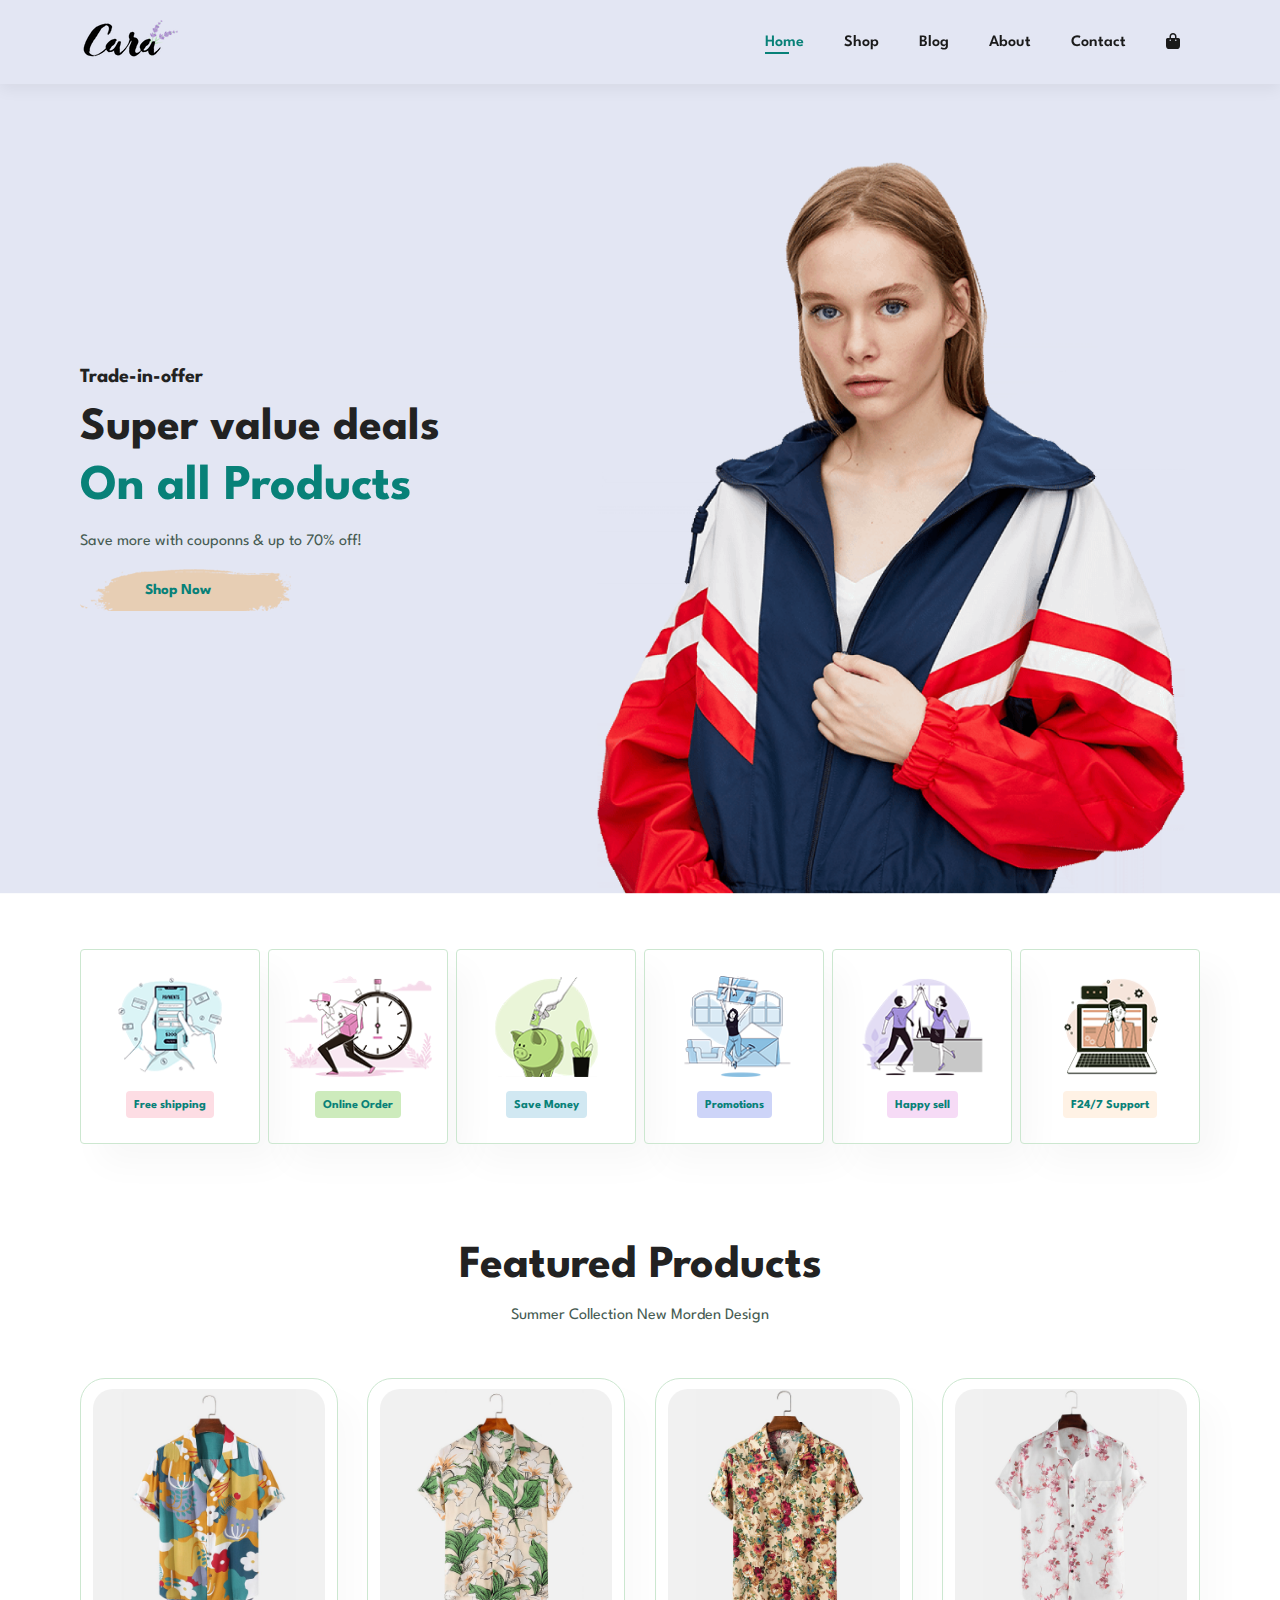
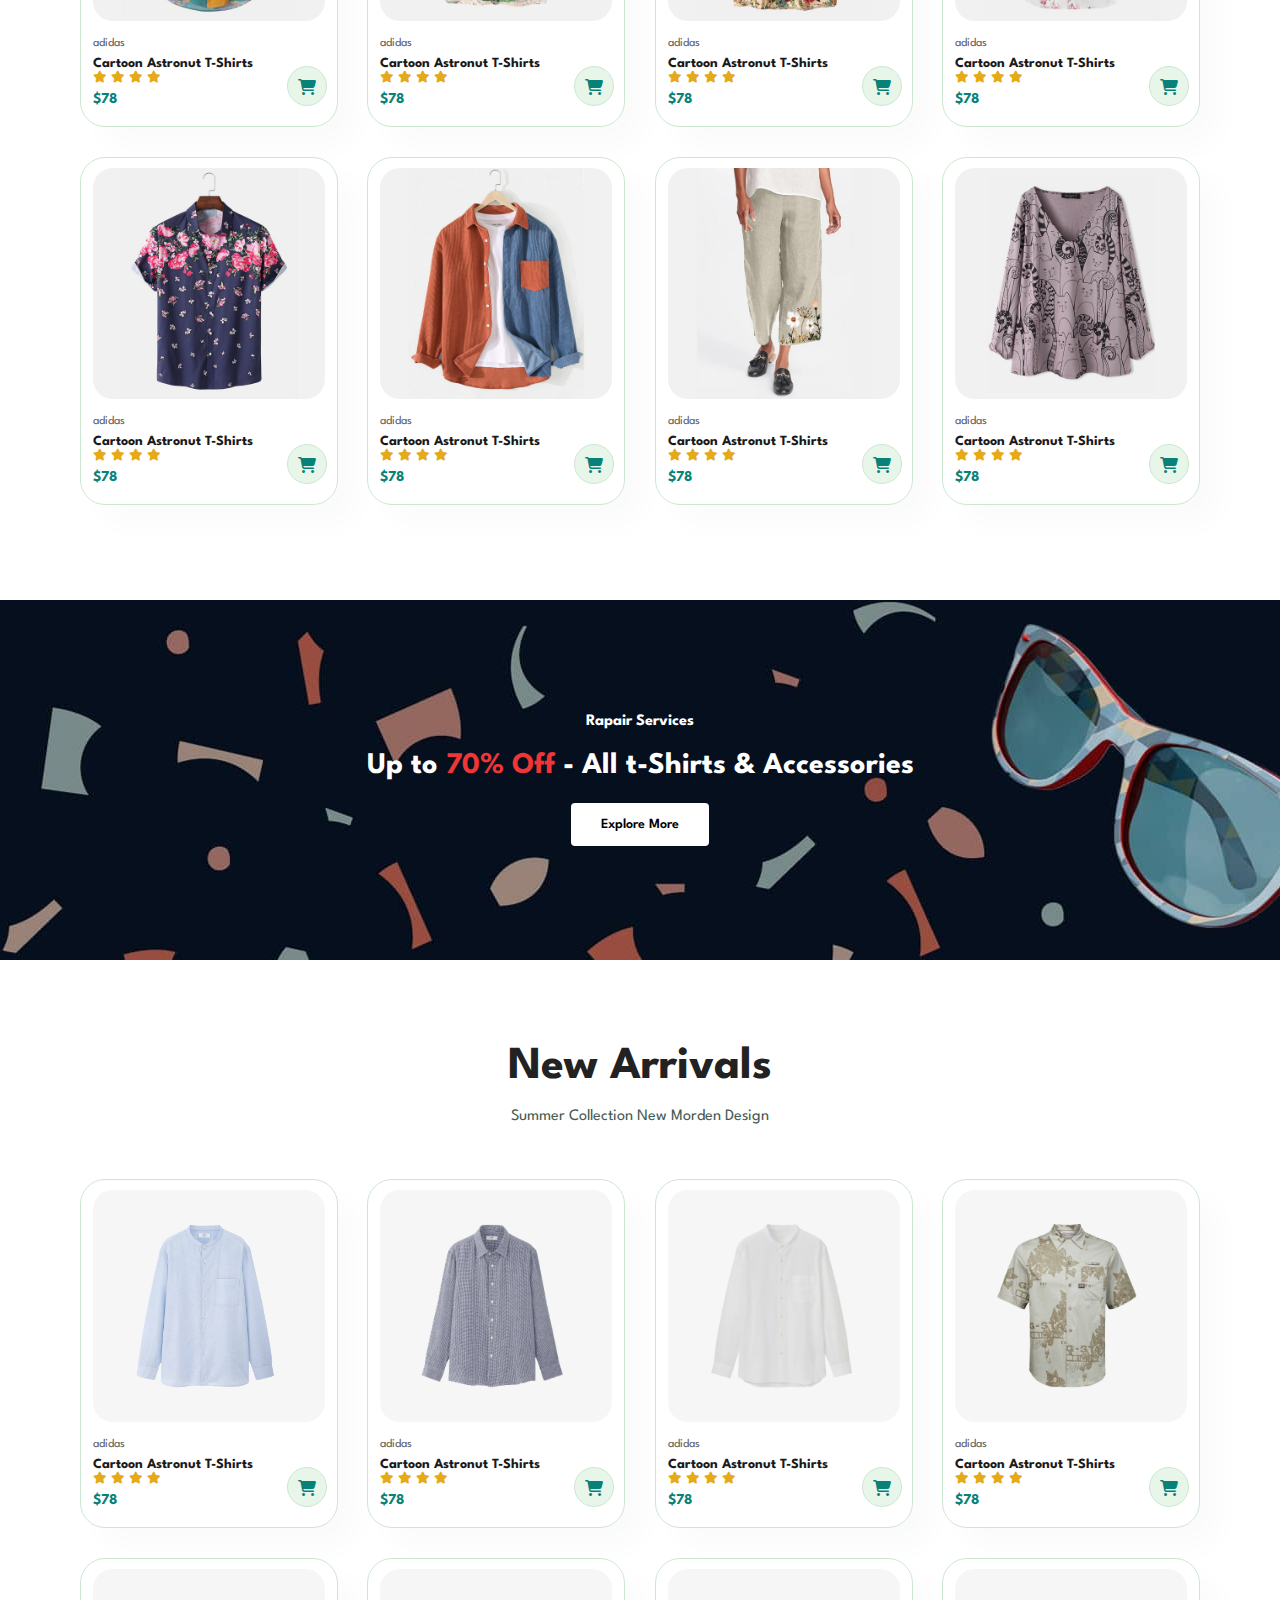
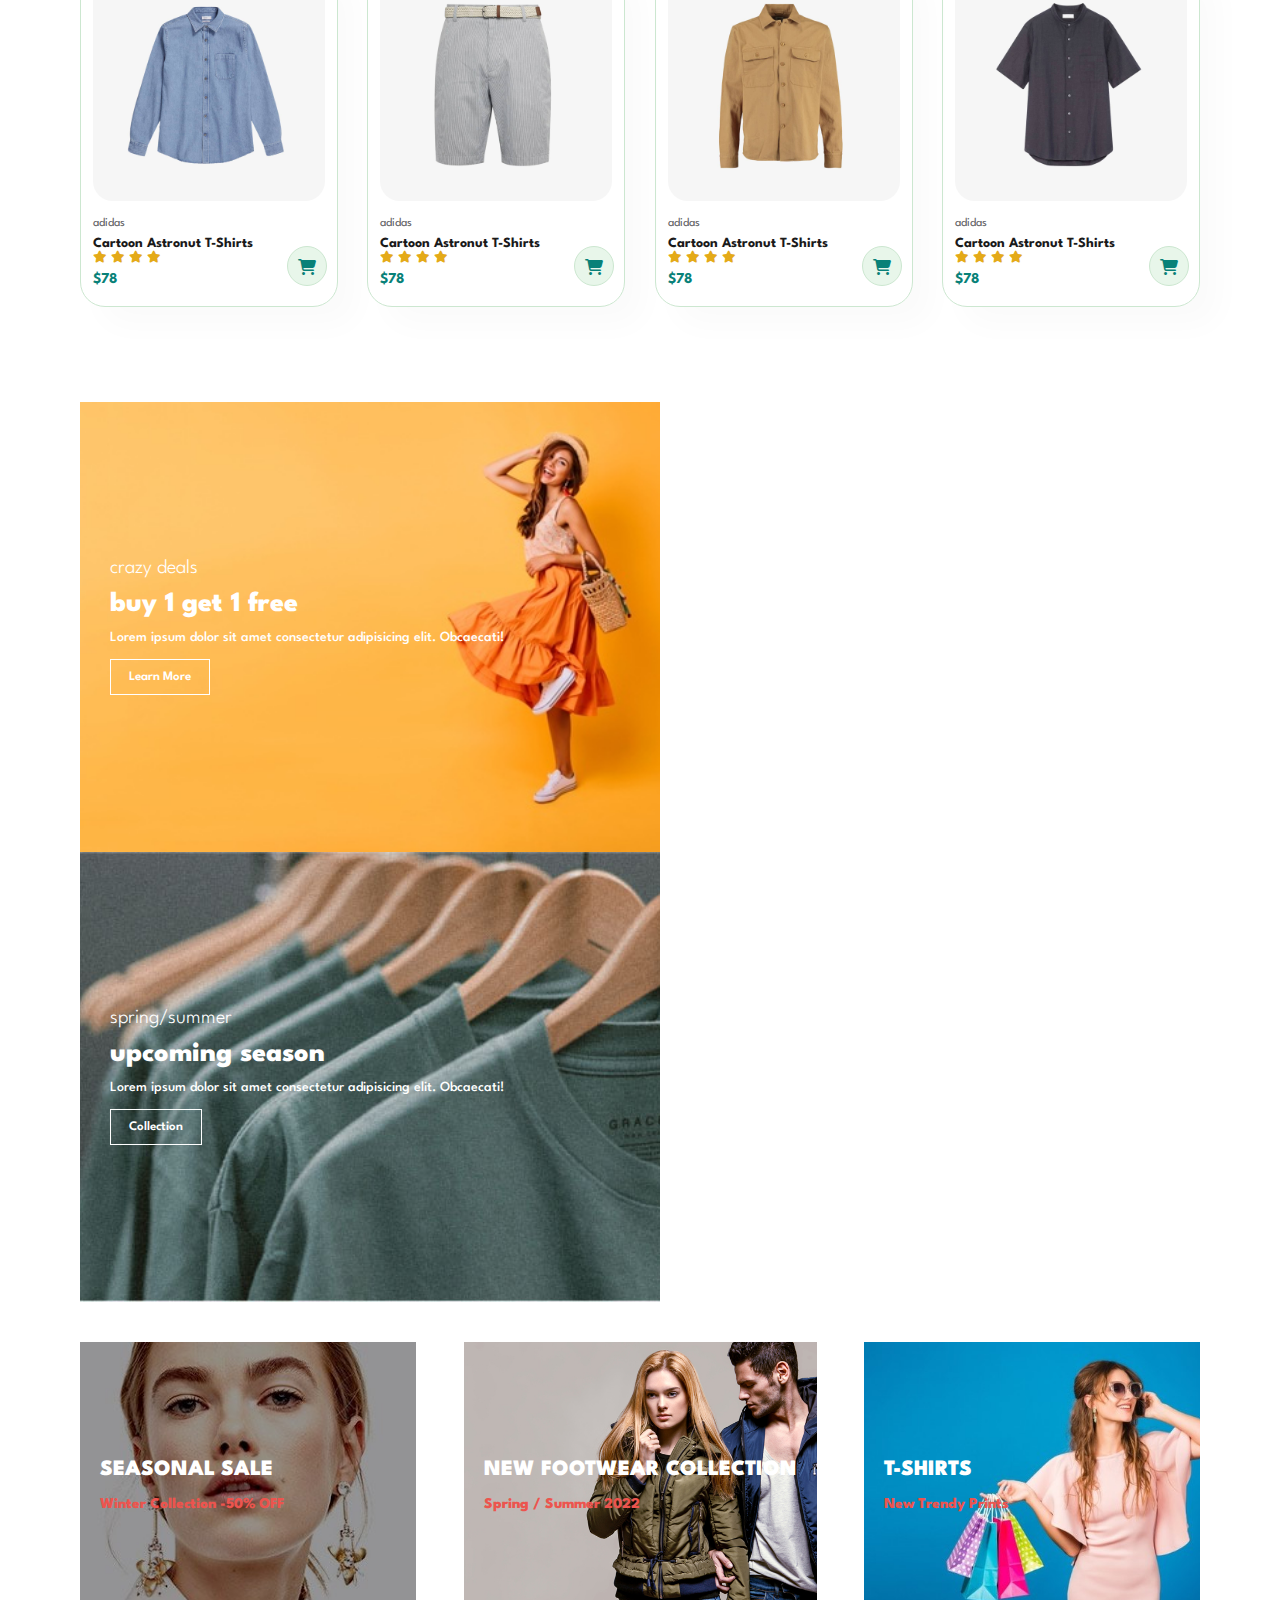
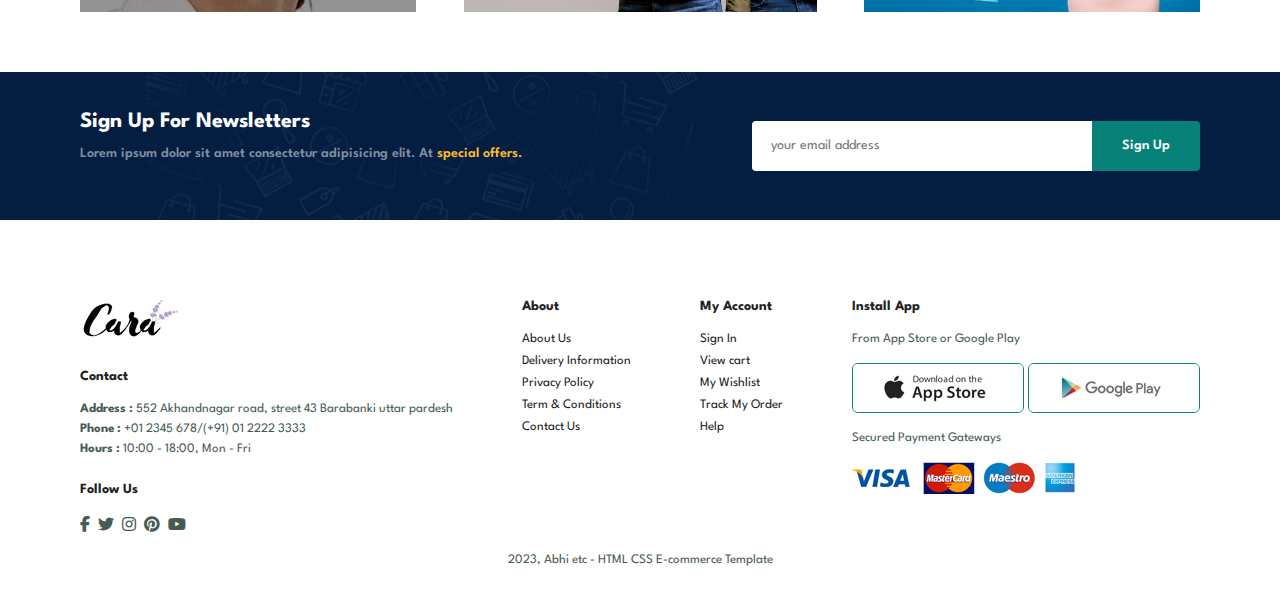
<file: index.html>
<!DOCTYPE html>
<html lang="en">

    <head>
        <meta charset="UTF-8">
        <meta http-equiv="X-UA-Compatible" content="IE=edge">
        <meta name="viewport" content="width=device-width, initial-scale=1.0">
        <title>Tech2etc Ecommerce Tutorial</title>
        <!-- <link rel="stylesheet" href="https://pro.fontawesome.com/releases/v5.10.0/css/all.css" /> -->
        <link rel="stylesheet" href="https://cdnjs.cloudflare.com/ajax/libs/font-awesome/6.4.2/css/all.min.css"/>

        <link rel="stylesheet" href="style.css">
    </head>

    <body>
        <section id="header">
            <a href="#"><img src="img/logo.png" class="logo" alt="logo"></a>

            <div>
                <ul id="navbar">
                    <li><a class="active" href="index.html">Home</a></li>
                    <li><a href="shop.html">Shop</a></li>
                    <li><a href="blog.html">Blog</a></li>
                    <li><a href="about.html">About</a></li>
                    <li><a href="contact.html">Contact</a></li>
                    <li id="lg-bag"><a href="cart.html"><i class="fa-solid fa-bag-shopping"></i></a></li>
                    <a href="#" id="close"><i class="fa fa-times"></i></a>
                </ul>
            </div>
            <div id="mobile">
                <a href="cart.html"><i class="fa-solid fa-bag-shopping"></i></a>
                <i id="bar" class="fas fa-outdent"></i>
            </div>
        </section>

        <section id="hero">
            <h4>Trade-in-offer</h4>
            <h2>Super value deals</h2>
            <h1>On all Products</h1>
            <p>Save more with couponns & up to 70% off!</p>
            <button>Shop Now</button>
        </section>

        <section id="feature" class="section-p1">
            <div class="fe-box">
                <img src="img/features/f1.png" alt="">
                <h6>Free shipping</h6>
            </div>
            <div class="fe-box">
                <img src="img/features/f2.png" alt="">
                <h6>Online Order</h6>
            </div>
            <div class="fe-box">
                <img src="img/features/f3.png" alt="">
                <h6>Save Money</h6>
            </div>
            <div class="fe-box">
                <img src="img/features/f4.png" alt="">
                <h6>Promotions</h6>
            </div>
            <div class="fe-box">
                <img src="img/features/f5.png" alt="">
                <h6>Happy sell</h6>
            </div>
            <div class="fe-box">
                <img src="img/features/f6.png" alt="">
                <h6>F24/7 Support</h6>
            </div>
        </section>

        <section id="product1" class="section-p1">
            <h2>Featured Products</h2>
            <p>Summer Collection New Morden Design</p>
            <div class="pro-container">
                <div class="pro">
                    <img src="img/products/f1.jpg" alt="">
                    <div class="des">
                        <span>adidas</span>
                        <h5>Cartoon Astronut T-Shirts</h5>
                        <div class="star">
                            <i class="fas fa-star"></i>
                            <i class="fas fa-star"></i>
                            <i class="fas fa-star"></i>
                            <i class="fas fa-star"></i>
                        </div>
                        <h4>$78</h4>
                    </div>
                    <a href="#"><i class="fa-solid fa-cart-shopping cart"></i></a>
                </div>
                <div class="pro">
                    <img src="img/products/f2.jpg" alt="">
                    <div class="des">
                        <span>adidas</span>
                        <h5>Cartoon Astronut T-Shirts</h5>
                        <div class="star">
                            <i class="fas fa-star"></i>
                            <i class="fas fa-star"></i>
                            <i class="fas fa-star"></i>
                            <i class="fas fa-star"></i>
                        </div>
                        <h4>$78</h4>
                    </div>
                    <a href="#"><i class="fa-solid fa-cart-shopping cart"></i></a>
                </div>
                <div class="pro">
                    <img src="img/products/f3.jpg" alt="">
                    <div class="des">
                        <span>adidas</span>
                        <h5>Cartoon Astronut T-Shirts</h5>
                        <div class="star">
                            <i class="fas fa-star"></i>
                            <i class="fas fa-star"></i>
                            <i class="fas fa-star"></i>
                            <i class="fas fa-star"></i>
                        </div>
                        <h4>$78</h4>
                    </div>
                    <a href="#"><i class="fa-solid fa-cart-shopping cart"></i></a>
                </div>
                <div class="pro">
                    <img src="img/products/f4.jpg" alt="">
                    <div class="des">
                        <span>adidas</span>
                        <h5>Cartoon Astronut T-Shirts</h5>
                        <div class="star">
                            <i class="fas fa-star"></i>
                            <i class="fas fa-star"></i>
                            <i class="fas fa-star"></i>
                            <i class="fas fa-star"></i>
                        </div>
                        <h4>$78</h4>
                    </div>
                    <a href="#"><i class="fa-solid fa-cart-shopping cart"></i></a>
                </div>
                <div class="pro">
                    <img src="img/products/f5.jpg" alt="">
                    <div class="des">
                        <span>adidas</span>
                        <h5>Cartoon Astronut T-Shirts</h5>
                        <div class="star">
                            <i class="fas fa-star"></i>
                            <i class="fas fa-star"></i>
                            <i class="fas fa-star"></i>
                            <i class="fas fa-star"></i>
                        </div>
                        <h4>$78</h4>
                    </div>
                    <a href="#"><i class="fa-solid fa-cart-shopping cart"></i></a>
                </div>
                <div class="pro">
                    <img src="img/products/f6.jpg" alt="">
                    <div class="des">
                        <span>adidas</span>
                        <h5>Cartoon Astronut T-Shirts</h5>
                        <div class="star">
                            <i class="fas fa-star"></i>
                            <i class="fas fa-star"></i>
                            <i class="fas fa-star"></i>
                            <i class="fas fa-star"></i>
                        </div>
                        <h4>$78</h4>
                    </div>
                    <a href="#"><i class="fa-solid fa-cart-shopping cart"></i></a>
                </div>
                <div class="pro">
                    <img src="img/products/f7.jpg" alt="">
                    <div class="des">
                        <span>adidas</span>
                        <h5>Cartoon Astronut T-Shirts</h5>
                        <div class="star">
                            <i class="fas fa-star"></i>
                            <i class="fas fa-star"></i>
                            <i class="fas fa-star"></i>
                            <i class="fas fa-star"></i>
                        </div>
                        <h4>$78</h4>
                    </div>
                    <a href="#"><i class="fa-solid fa-cart-shopping cart"></i></a>
                </div>
                <div class="pro">
                    <img src="img/products/f8.jpg" alt="">
                    <div class="des">
                        <span>adidas</span>
                        <h5>Cartoon Astronut T-Shirts</h5>
                        <div class="star">
                            <i class="fas fa-star"></i>
                            <i class="fas fa-star"></i>
                            <i class="fas fa-star"></i>
                            <i class="fas fa-star"></i>
                        </div>
                        <h4>$78</h4>
                    </div>
                    <a href="#"><i class="fa-solid fa-cart-shopping cart"></i></a>
                </div>
            </div>
        </section>

        <section id="banner" class="section-m1">
            <h4>Rapair Services</h4>
            <h2>Up to <span>70% Off</span> - All t-Shirts & Accessories </h2>
            <button class="normal">Explore More</button>
        </section>
        
        <section id="product1" class="section-p1">
            <h2>New Arrivals</h2>
            <p>Summer Collection New Morden Design</p>
            <div class="pro-container">
                <div class="pro">
                    <img src="img/products/n1.jpg" alt="">
                    <div class="des">
                        <span>adidas</span>
                        <h5>Cartoon Astronut T-Shirts</h5>
                        <div class="star">
                            <i class="fas fa-star"></i>
                            <i class="fas fa-star"></i>
                            <i class="fas fa-star"></i>
                            <i class="fas fa-star"></i>
                        </div>
                        <h4>$78</h4>
                    </div>
                    <a href="#"><i class="fa-solid fa-cart-shopping cart"></i></a>
                </div>
                <div class="pro">
                    <img src="img/products/n2.jpg" alt="">
                    <div class="des">
                        <span>adidas</span>
                        <h5>Cartoon Astronut T-Shirts</h5>
                        <div class="star">
                            <i class="fas fa-star"></i>
                            <i class="fas fa-star"></i>
                            <i class="fas fa-star"></i>
                            <i class="fas fa-star"></i>
                        </div>
                        <h4>$78</h4>
                    </div>
                    <a href="#"><i class="fa-solid fa-cart-shopping cart"></i></a>
                </div>
                <div class="pro">
                    <img src="img/products/n3.jpg" alt="">
                    <div class="des">
                        <span>adidas</span>
                        <h5>Cartoon Astronut T-Shirts</h5>
                        <div class="star">
                            <i class="fas fa-star"></i>
                            <i class="fas fa-star"></i>
                            <i class="fas fa-star"></i>
                            <i class="fas fa-star"></i>
                        </div>
                        <h4>$78</h4>
                    </div>
                    <a href="#"><i class="fa-solid fa-cart-shopping cart"></i></a>
                </div>
                <div class="pro">
                    <img src="img/products/n4.jpg" alt="">
                    <div class="des">
                        <span>adidas</span>
                        <h5>Cartoon Astronut T-Shirts</h5>
                        <div class="star">
                            <i class="fas fa-star"></i>
                            <i class="fas fa-star"></i>
                            <i class="fas fa-star"></i>
                            <i class="fas fa-star"></i>
                        </div>
                        <h4>$78</h4>
                    </div>
                    <a href="#"><i class="fa-solid fa-cart-shopping cart"></i></a>
                </div>
                <div class="pro">
                    <img src="img/products/n5.jpg" alt="">
                    <div class="des">
                        <span>adidas</span>
                        <h5>Cartoon Astronut T-Shirts</h5>
                        <div class="star">
                            <i class="fas fa-star"></i>
                            <i class="fas fa-star"></i>
                            <i class="fas fa-star"></i>
                            <i class="fas fa-star"></i>
                        </div>
                        <h4>$78</h4>
                    </div>
                    <a href="#"><i class="fa-solid fa-cart-shopping cart"></i></a>
                </div>
                <div class="pro">
                    <img src="img/products/n6.jpg" alt="">
                    <div class="des">
                        <span>adidas</span>
                        <h5>Cartoon Astronut T-Shirts</h5>
                        <div class="star">
                            <i class="fas fa-star"></i>
                            <i class="fas fa-star"></i>
                            <i class="fas fa-star"></i>
                            <i class="fas fa-star"></i>
                        </div>
                        <h4>$78</h4>
                    </div>
                    <a href="#"><i class="fa-solid fa-cart-shopping cart"></i></a>
                </div>
                <div class="pro">
                    <img src="img/products/n7.jpg" alt="">
                    <div class="des">
                        <span>adidas</span>
                        <h5>Cartoon Astronut T-Shirts</h5>
                        <div class="star">
                            <i class="fas fa-star"></i>
                            <i class="fas fa-star"></i>
                            <i class="fas fa-star"></i>
                            <i class="fas fa-star"></i>
                        </div>
                        <h4>$78</h4>
                    </div>
                    <a href="#"><i class="fa-solid fa-cart-shopping cart"></i></a>
                </div>
                <div class="pro">
                    <img src="img/products/n8.jpg" alt="">
                    <div class="des">
                        <span>adidas</span>
                        <h5>Cartoon Astronut T-Shirts</h5>
                        <div class="star">
                            <i class="fas fa-star"></i>
                            <i class="fas fa-star"></i>
                            <i class="fas fa-star"></i>
                            <i class="fas fa-star"></i>
                        </div>
                        <h4>$78</h4>
                    </div>
                    <a href="#"><i class="fa-solid fa-cart-shopping cart"></i></a>
                </div>
            </div>
        </section>

        <section id="sm-banner" class="section-p1">
            <div class="banner-box">
                <h4>crazy deals</h4>
                <h2>buy 1 get 1 free</h2>
                <span>Lorem ipsum dolor sit amet consectetur adipisicing elit. Obcaecati!</span>
                <button class="white">Learn More</button>
            </div>
            <div class="banner-box banner-box2">
                <h4>spring/summer</h4>
                <h2>upcoming season</h2>
                <span>Lorem ipsum dolor sit amet consectetur adipisicing elit. Obcaecati!</span>
                <button class="white">Collection</button>
            </div>
        </section>

        <section id="banner3">
            <div class="banner-box">
                <h2>SEASONAL SALE</h2>
                <h3>Winter Collection -50% OFF</h3>
            </div>
            <div class="banner-box banner-box2">
                <h2>NEW FOOTWEAR COLLECTION</h2>
                <h3>Spring / Summer 2022</h3>
            </div>
            <div class="banner-box banner-box3">
                <h2>T-SHIRTS</h2>
                <h3>New Trendy Prints</h3>
            </div>
        </section>

        <section id="newsletter" class="section-p1 section-m1">
            <div class="newstext">
                <h4>Sign Up For Newsletters</h4>
                <p>Lorem ipsum dolor sit amet consectetur adipisicing elit. At <span>special offers.</span></p>
            </div>
            <div class="form">
                <input type="text" placeholder="your email address">
                <button class="normal">Sign Up</button>
            </div>
        </section>

        <footer class="section-p1">
            <div class="col">
                <img class="logo" src="img/logo.png" alt="">
                <h4>Contact</h4>
                <p><strong>Address : </strong>552 Akhandnagar road, street 43 Barabanki uttar pardesh</p>
                <p><strong>Phone : </strong> +01 2345 678/(+91) 01 2222 3333</p>
                <p><strong>Hours : </strong>10:00 - 18:00, Mon - Fri</p>
                <div class="follow">
                    <h4>Follow Us</h4>
                    <div class="icon">
                        <i class="fab fa-facebook-f"></i>
                        <i class="fab fa-twitter"></i>
                        <i class="fab fa-instagram"></i>
                        <i class="fab fa-pinterest"></i>
                        <i class="fab fa-youtube"></i>
                    </div>
                </div>
            </div>

            <div class="col">
                <h4>About</h4>
                <a href="#">About Us</a>
                <a href="#">Delivery Information</a>
                <a href="#">Privacy Policy</a>
                <a href="#">Term & Conditions</a>
                <a href="#">Contact Us</a>
            </div>

            <div class="col">
                <h4>My Account</h4>
                <a href="#">Sign In</a>
                <a href="#">View cart</a>
                <a href="#">My Wishlist</a>
                <a href="#">Track My Order</a>
                <a href="#">Help</a>
            </div>

            <div class="col install">
                <h4>Install App</h4>
                <p>From App Store or Google Play</p>
                <div class="row">
                    <img src="img/pay/app.jpg" alt="">
                    <img src="img/pay/play.jpg" alt="">
                </div>
                <p>Secured Payment Gateways</p>
                <img src="img/pay/pay.png" alt="">
            </div>

            <div class="copyright">
                <p>2023, Abhi etc - HTML CSS E-commerce Template</p>
            </div>
        </footer>

        <script src="script.js"></script>
    </body>

</html>
</file>
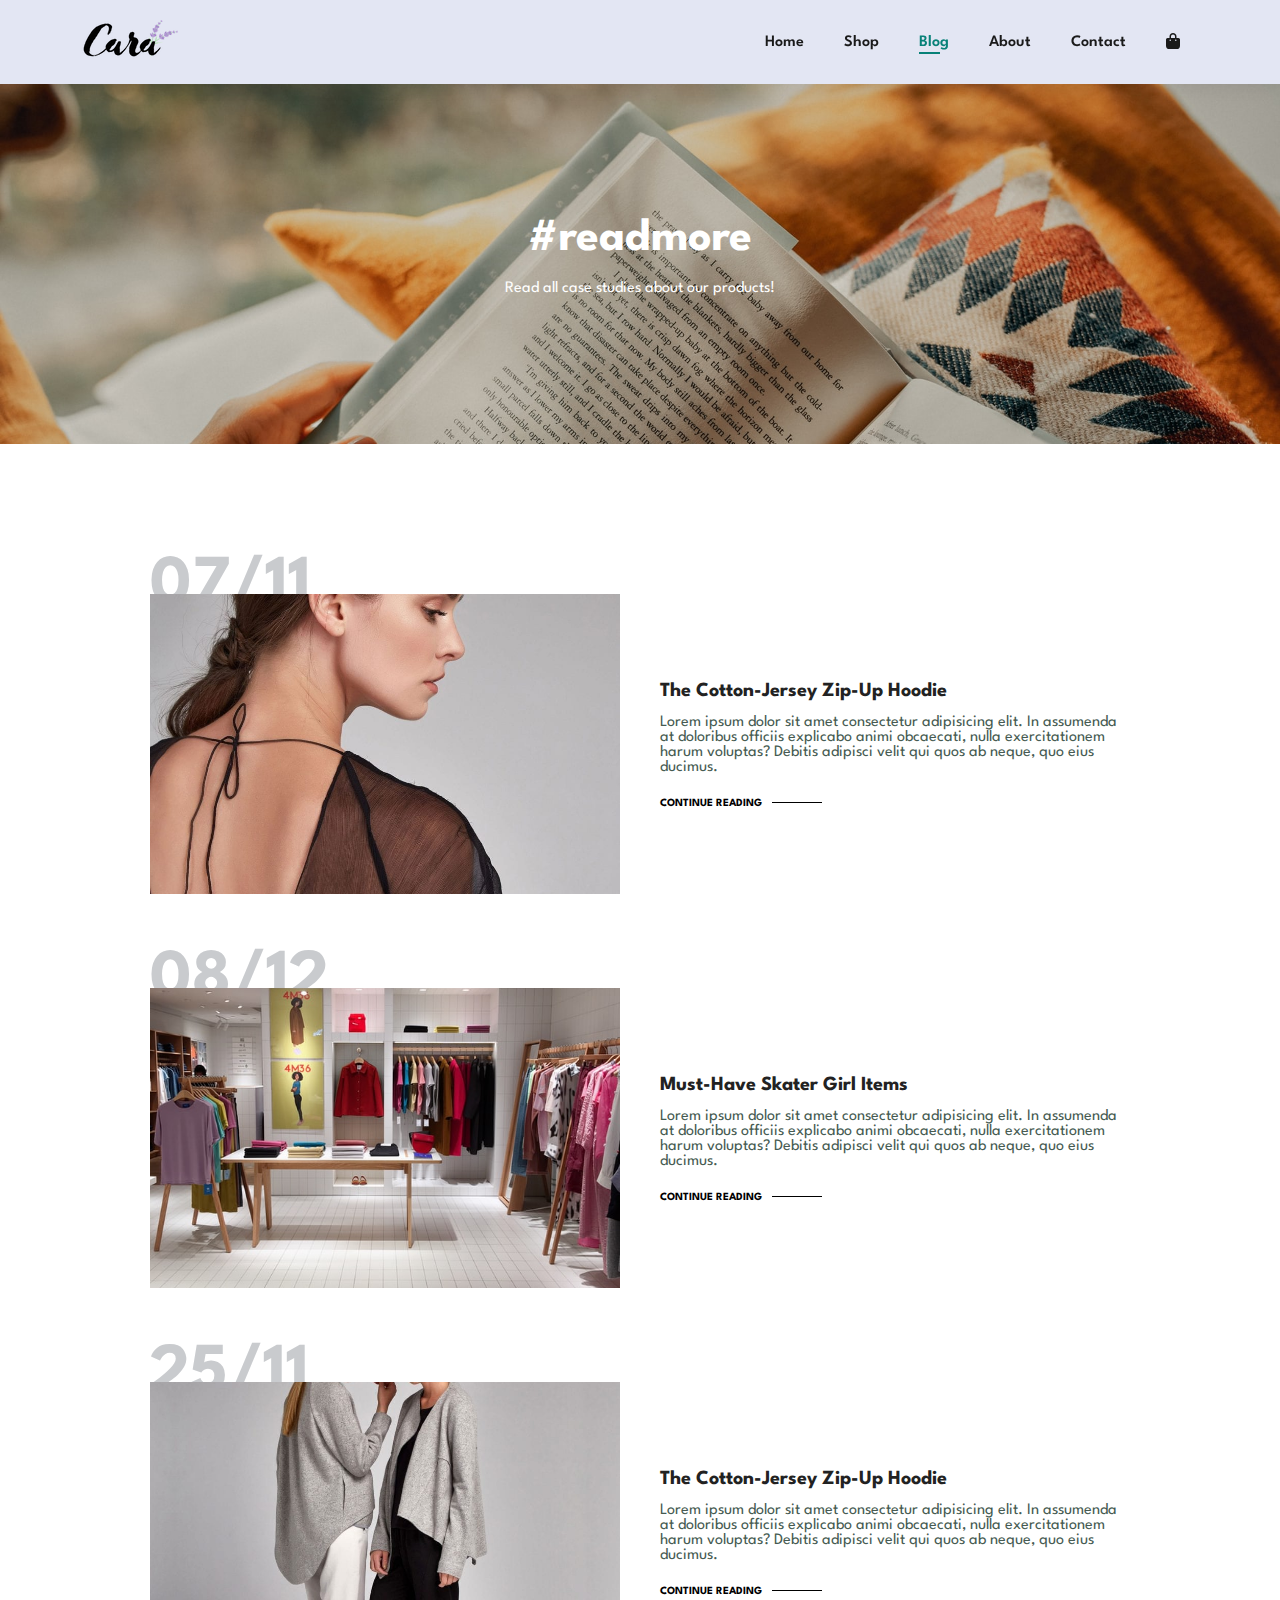
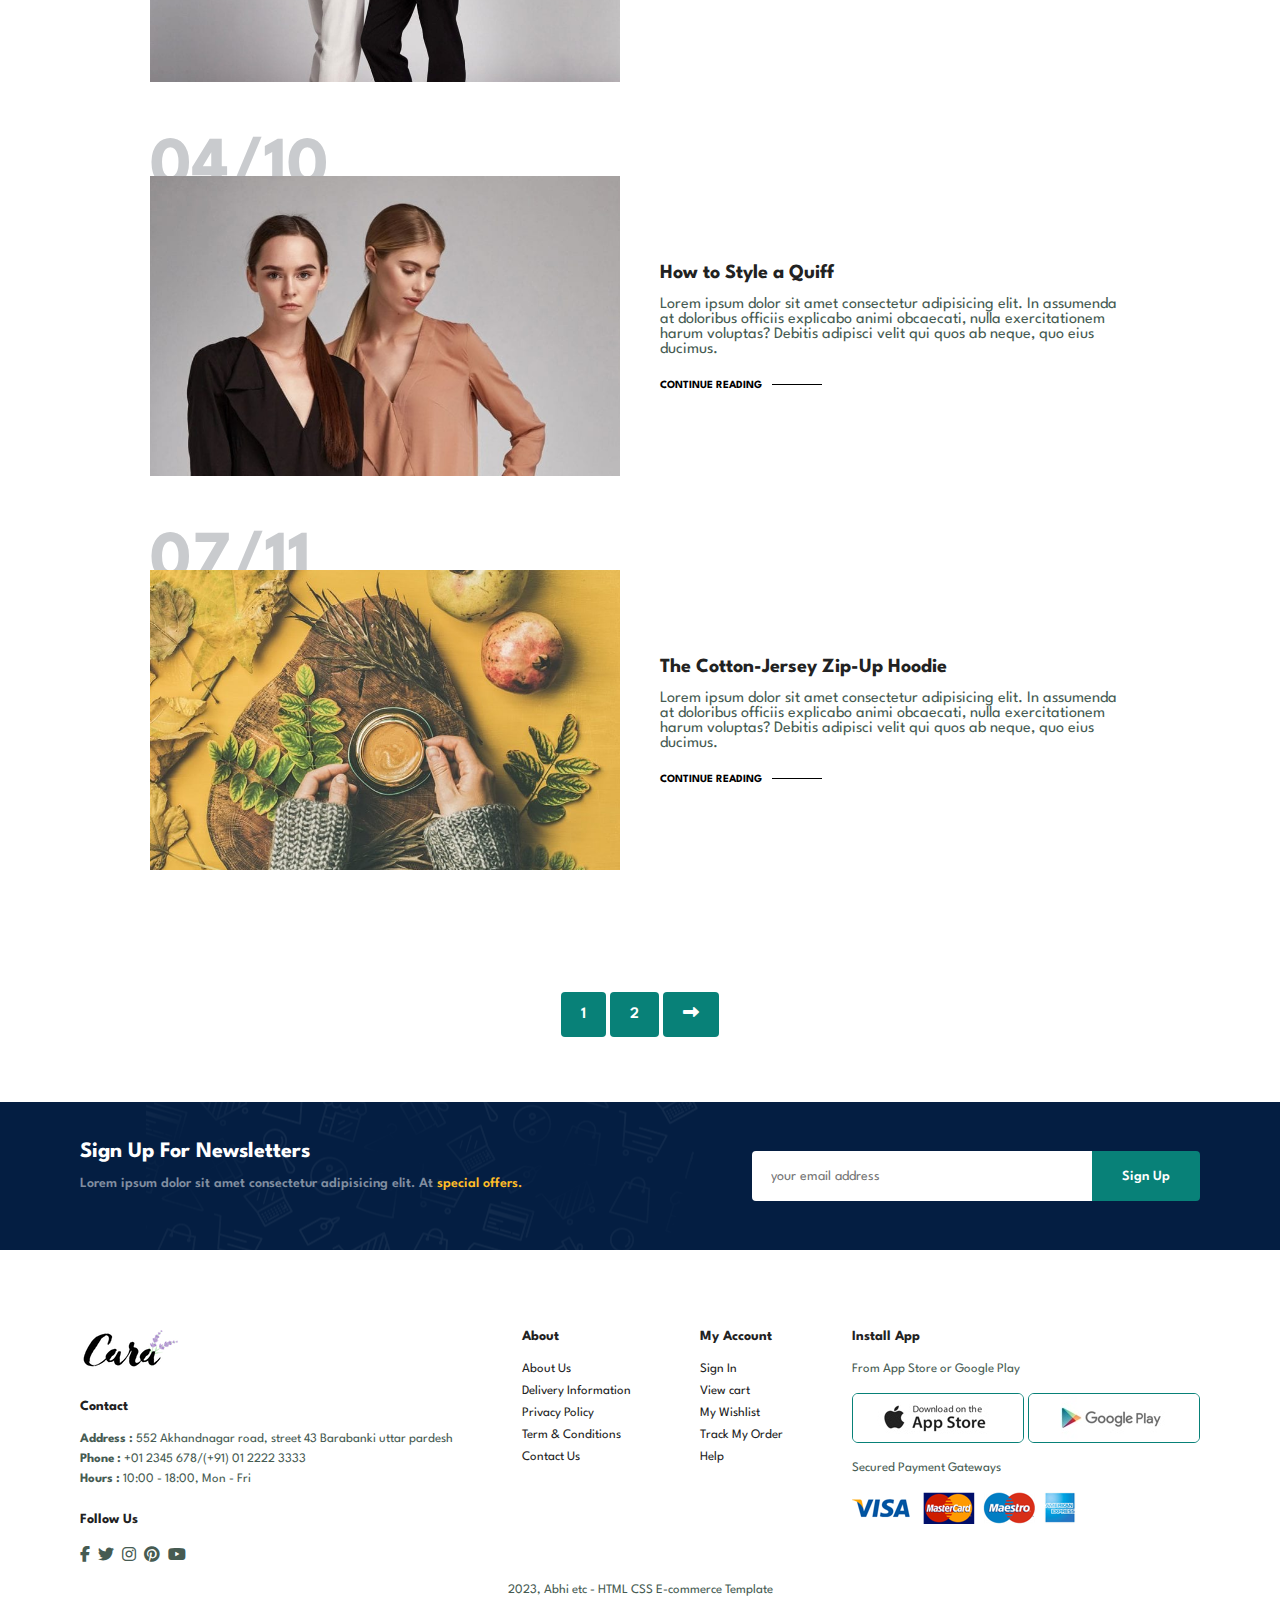
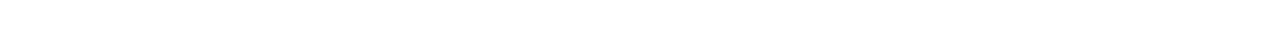
<file: blog.html>
<!DOCTYPE html>
<html lang="en">

<head>
    <meta charset="UTF-8">
    <meta http-equiv="X-UA-Compatible" content="IE=edge">
    <meta name="viewport" content="width=device-width, initial-scale=1.0">
    <title>Tech2etc Ecommerce Tutorial</title>
    <!-- <link rel="stylesheet" href="https://pro.fontawesome.com/releases/v5.10.0/css/all.css" /> -->
    <link rel="stylesheet" href="https://cdnjs.cloudflare.com/ajax/libs/font-awesome/6.4.2/css/all.min.css" />

    <link rel="stylesheet" href="style.css">
</head>

<body>
    <section id="header">
        <a href="#"><img src="img/logo.png" class="logo" alt="logo"></a>

        <div>
            <ul id="navbar">
                <li><a href="index.html">Home</a></li>
                <li><a href="shop.html">Shop</a></li>
                <li><a class="active" href="blog.html">Blog</a></li>
                <li><a href="about.html">About</a></li>
                <li><a href="contact.html">Contact</a></li>
                <li id="lg-bag"><a href="cart.html"><i class="fa-solid fa-bag-shopping"></i></a></li>
                <a href="#" id="close"><i class="fa fa-times"></i></a>
            </ul>
        </div>
        <div id="mobile">
            <a href="cart.html"><i class="fa-solid fa-bag-shopping"></i></a>
            <i id="bar" class="fas fa-outdent"></i>
        </div>
    </section>

    <section id="page-header" class="blog-header">
        <h2>#readmore</h2>
        <p>Read all case studies about our products!</p>
    </section>

    <section id="blog">
        <div class="blog-box">
            <div class="blog-img">
                <img src="img/blog/b1.jpg" alt="">
            </div>
            <div class="blog-details">
                <h4>The Cotton-Jersey Zip-Up Hoodie</h4>
                <p>Lorem ipsum dolor sit amet consectetur adipisicing elit. In assumenda at doloribus officiis explicabo animi obcaecati, nulla exercitationem harum voluptas? Debitis adipisci velit qui quos ab neque, quo eius ducimus.</p>
                <a href="#">CONTINUE READING</a>
            </div>
            <h1>07/11</h1>
        </div>
        <div class="blog-box">
            <div class="blog-img">
                <img src="img/blog/b3.jpg" alt="">
            </div>
            <div class="blog-details">
                <h4>Must-Have Skater Girl Items</h4>
                <p>Lorem ipsum dolor sit amet consectetur adipisicing elit. In assumenda at doloribus officiis explicabo animi obcaecati, nulla exercitationem harum voluptas? Debitis adipisci velit qui quos ab neque, quo eius ducimus.</p>
                <a href="#">CONTINUE READING</a>
            </div>
            <h1>08/12</h1>
        </div>
        <div class="blog-box">
            <div class="blog-img">
                <img src="img/blog/b4.jpg" alt="">
            </div>
            <div class="blog-details">
                <h4>The Cotton-Jersey Zip-Up Hoodie</h4>
                <p>Lorem ipsum dolor sit amet consectetur adipisicing elit. In assumenda at doloribus officiis explicabo animi obcaecati, nulla exercitationem harum voluptas? Debitis adipisci velit qui quos ab neque, quo eius ducimus.</p>
                <a href="#">CONTINUE READING</a>
            </div>
            <h1>25/11</h1>
        </div>
        <div class="blog-box">
            <div class="blog-img">
                <img src="img/blog/b2.jpg" alt="">
            </div>
            <div class="blog-details">
                <h4>How to Style a Quiff</h4>
                <p>Lorem ipsum dolor sit amet consectetur adipisicing elit. In assumenda at doloribus officiis explicabo animi obcaecati, nulla exercitationem harum voluptas? Debitis adipisci velit qui quos ab neque, quo eius ducimus.</p>
                <a href="#">CONTINUE READING</a>
            </div>
            <h1>04/10</h1>
        </div>
        <div class="blog-box">
            <div class="blog-img">
                <img src="img/blog/b6.jpg" alt="">
            </div>
            <div class="blog-details">
                <h4>The Cotton-Jersey Zip-Up Hoodie</h4>
                <p>Lorem ipsum dolor sit amet consectetur adipisicing elit. In assumenda at doloribus officiis explicabo animi obcaecati, nulla exercitationem harum voluptas? Debitis adipisci velit qui quos ab neque, quo eius ducimus.</p>
                <a href="#">CONTINUE READING</a>
            </div>
            <h1>07/11</h1>
        </div>
    </section>

    <section id="pagination" class="section-p1">
        <a href="#">1</a>
        <a href="#">2</a>
        <a href="#"><i class="fa fa-long-arrow-alt-right"></i></a>
    </section>

    <section id="newsletter" class="section-p1 section-m1">
        <div class="newstext">
            <h4>Sign Up For Newsletters</h4>
            <p>Lorem ipsum dolor sit amet consectetur adipisicing elit. At <span>special offers.</span></p>
        </div>
        <div class="form">
            <input type="text" placeholder="your email address">
            <button class="normal">Sign Up</button>
        </div>
    </section>

    <footer class="section-p1">
        <div class="col">
            <img class="logo" src="img/logo.png" alt="">
            <h4>Contact</h4>
            <p><strong>Address : </strong>552 Akhandnagar road, street 43 Barabanki uttar pardesh</p>
            <p><strong>Phone : </strong> +01 2345 678/(+91) 01 2222 3333</p>
            <p><strong>Hours : </strong>10:00 - 18:00, Mon - Fri</p>
            <div class="follow">
                <h4>Follow Us</h4>
                <div class="icon">
                    <i class="fab fa-facebook-f"></i>
                    <i class="fab fa-twitter"></i>
                    <i class="fab fa-instagram"></i>
                    <i class="fab fa-pinterest"></i>
                    <i class="fab fa-youtube"></i>
                </div>
            </div>
        </div>

        <div class="col">
            <h4>About</h4>
            <a href="#">About Us</a>
            <a href="#">Delivery Information</a>
            <a href="#">Privacy Policy</a>
            <a href="#">Term & Conditions</a>
            <a href="#">Contact Us</a>
        </div>

        <div class="col">
            <h4>My Account</h4>
            <a href="#">Sign In</a>
            <a href="#">View cart</a>
            <a href="#">My Wishlist</a>
            <a href="#">Track My Order</a>
            <a href="#">Help</a>
        </div>

        <div class="col install">
            <h4>Install App</h4>
            <p>From App Store or Google Play</p>
            <div class="row">
                <img src="img/pay/app.jpg" alt="">
                <img src="img/pay/play.jpg" alt="">
            </div>
            <p>Secured Payment Gateways</p>
            <img src="img/pay/pay.png" alt="">
        </div>

        <div class="copyright">
            <p>2023, Abhi etc - HTML CSS E-commerce Template</p>
        </div>
    </footer>

    <script src="script.js"></script>
</body>

</html>
</file>
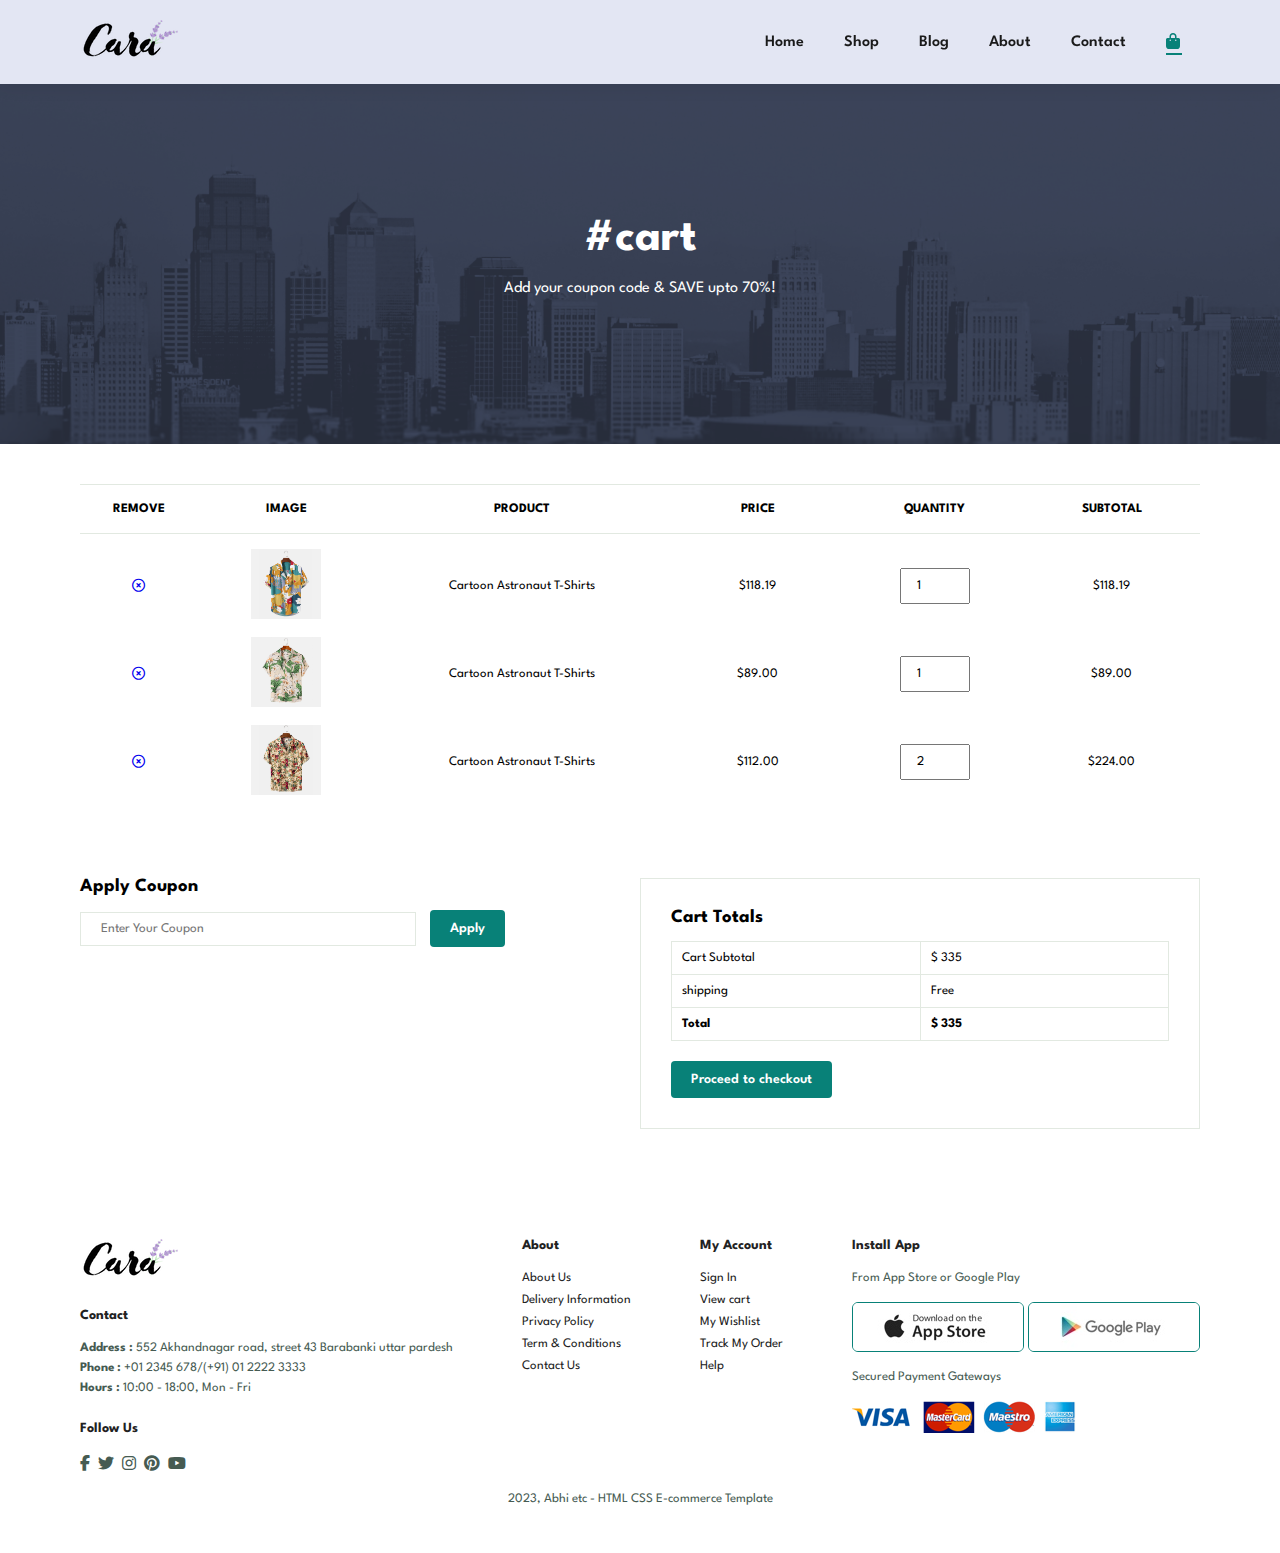
<file: cart.html>
<!DOCTYPE html>
<html lang="en">

<head>
    <meta charset="UTF-8">
    <meta http-equiv="X-UA-Compatible" content="IE=edge">
    <meta name="viewport" content="width=device-width, initial-scale=1.0">
    <title>Tech2etc Ecommerce Tutorial</title>
    <!-- <link rel="stylesheet" href="https://pro.fontawesome.com/releases/v5.10.0/css/all.css" /> -->
    <link rel="stylesheet" href="https://cdnjs.cloudflare.com/ajax/libs/font-awesome/6.4.2/css/all.min.css" />

    <link rel="stylesheet" href="style.css">
</head>

<body>
    <section id="header">
        <a href="#"><img src="img/logo.png" class="logo" alt="logo"></a>

        <div>
            <ul id="navbar">
                <li><a href="index.html">Home</a></li>
                <li><a href="shop.html">Shop</a></li>
                <li><a href="blog.html">Blog</a></li>
                <li><a href="about.html">About</a></li>
                <li><a href="contact.html">Contact</a></li>
                <li id="lg-bag"><a class="active" href="cart.html"><i class="fa-solid fa-bag-shopping"></i></a></li>
                <a href="#" id="close"><i class="fa fa-times"></i></a>
            </ul>
        </div>
        <div id="mobile">
            <a href="cart.html"><i class="fa-solid fa-bag-shopping"></i></a>
            <i id="bar" class="fas fa-outdent"></i>
        </div>
    </section>

    <section id="page-header" class="about-header">
        <h2>#cart</h2>
        <p>Add your coupon code & SAVE upto 70%!</p>
    </section>

    <section id="cart" class="section-p1">
        <table width="100%">
            <thead>
                <tr>
                    <td>REMOVE</td>
                    <td>IMAGE</td>
                    <td>PRODUCT</td>
                    <td>PRICE</td>
                    <td>QUANTITY</td>
                    <td>SUBTOTAL</td>
                </tr>
            </thead>
            <tbody>
                <tr>
                    <td><a href="#"><i class="far fa-times-circle"></i></a></td>
                    <td><img src="img/products/f1.jpg" alt=""></td>
                    <td>Cartoon Astronaut T-Shirts</td>
                    <td>$118.19</td>
                    <td><input type="number" value="1"></td>
                    <td>$118.19</td>
                </tr>
                <tr>
                    <td><a href="#"><i class="far fa-times-circle"></i></a></td>
                    <td><img src="img/products/f2.jpg" alt=""></td>
                    <td>Cartoon Astronaut T-Shirts</td>
                    <td>$89.00</td>
                    <td><input type="number" value="1"></td>
                    <td>$89.00</td>
                </tr>
                <tr>
                    <td><a href="#"><i class="far fa-times-circle"></i></a></td>
                    <td><img src="img/products/f3.jpg" alt=""></td>
                    <td>Cartoon Astronaut T-Shirts</td>
                    <td>$112.00</td>
                    <td><input type="number" value="2"></td>
                    <td>$224.00</td>
                </tr>
            </tbody>
        </table>
    </section>

    <section id="cart-add" class="section-p1">
        <div id="coupon">
            <h3>Apply Coupon</h3>
            <div>
                <input type="text" placeholder="Enter Your Coupon">
                <button class="normal">Apply</button>
            </div>
        </div>

        <div id="subtotal">
            <h3>Cart Totals</h3>
            <table>
                <tr>
                    <td>Cart Subtotal</td>
                    <td>$ 335</td>
                </tr>
                <tr>
                    <td>shipping</td>
                    <td>Free</td>
                </tr>
                <tr>
                    <td><strong>Total</strong></td>
                    <td><strong>$ 335</strong></td>
                </tr>
            </table>
            <button class="normal">Proceed to checkout</button>
        </div>
    </section>

    <footer class="section-p1">
        <div class="col">
            <img class="logo" src="img/logo.png" alt="">
            <h4>Contact</h4>
            <p><strong>Address : </strong>552 Akhandnagar road, street 43 Barabanki uttar pardesh</p>
            <p><strong>Phone : </strong> +01 2345 678/(+91) 01 2222 3333</p>
            <p><strong>Hours : </strong>10:00 - 18:00, Mon - Fri</p>
            <div class="follow">
                <h4>Follow Us</h4>
                <div class="icon">
                    <i class="fab fa-facebook-f"></i>
                    <i class="fab fa-twitter"></i>
                    <i class="fab fa-instagram"></i>
                    <i class="fab fa-pinterest"></i>
                    <i class="fab fa-youtube"></i>
                </div>
            </div>
        </div>

        <div class="col">
            <h4>About</h4>
            <a href="#">About Us</a>
            <a href="#">Delivery Information</a>
            <a href="#">Privacy Policy</a>
            <a href="#">Term & Conditions</a>
            <a href="#">Contact Us</a>
        </div>

        <div class="col">
            <h4>My Account</h4>
            <a href="#">Sign In</a>
            <a href="#">View cart</a>
            <a href="#">My Wishlist</a>
            <a href="#">Track My Order</a>
            <a href="#">Help</a>
        </div>

        <div class="col install">
            <h4>Install App</h4>
            <p>From App Store or Google Play</p>
            <div class="row">
                <img src="img/pay/app.jpg" alt="">
                <img src="img/pay/play.jpg" alt="">
            </div>
            <p>Secured Payment Gateways</p>
            <img src="img/pay/pay.png" alt="">
        </div>

        <div class="copyright">
            <p>2023, Abhi etc - HTML CSS E-commerce Template</p>
        </div>
    </footer>

    <script src="script.js"></script>
</body>

</html>
</file>
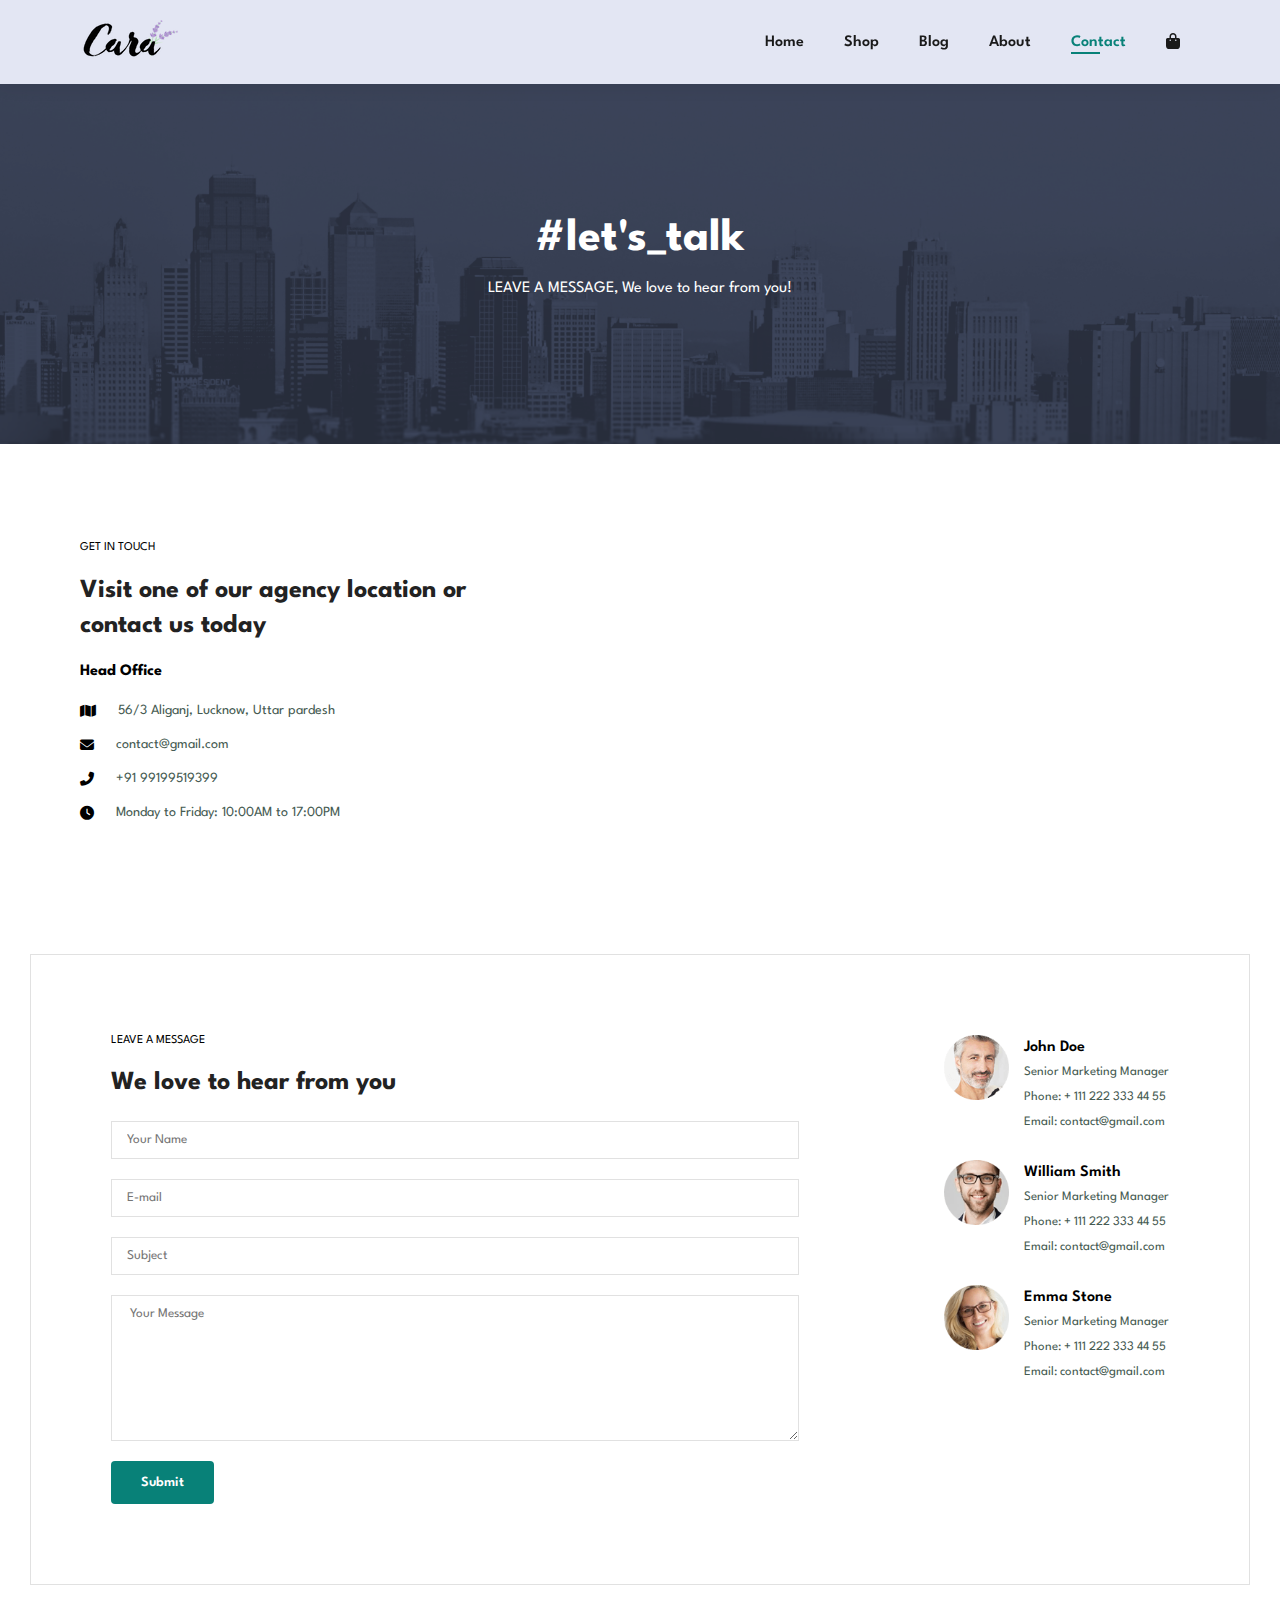
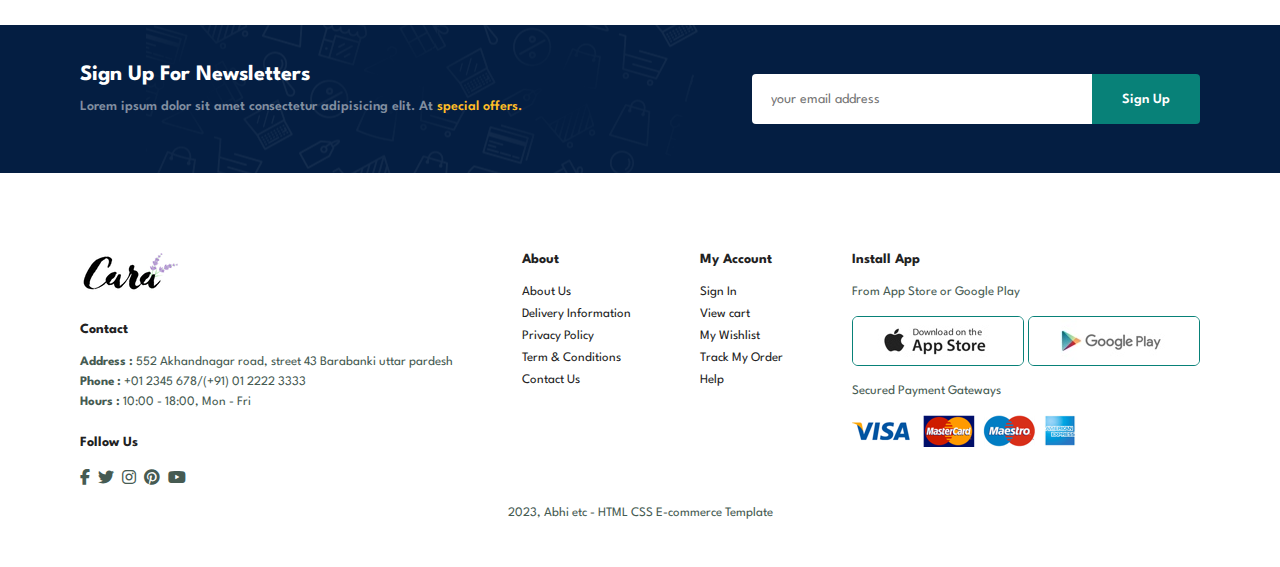
<file: contact.html>
<!DOCTYPE html>
<html lang="en">

<head>
    <meta charset="UTF-8">
    <meta http-equiv="X-UA-Compatible" content="IE=edge">
    <meta name="viewport" content="width=device-width, initial-scale=1.0">
    <title>Tech2etc Ecommerce Tutorial</title>
    <!-- <link rel="stylesheet" href="https://pro.fontawesome.com/releases/v5.10.0/css/all.css" /> -->
    <link rel="stylesheet" href="https://cdnjs.cloudflare.com/ajax/libs/font-awesome/6.4.2/css/all.min.css" />

    <link rel="stylesheet" href="style.css">
</head>

<body>
    <section id="header">
        <a href="#"><img src="img/logo.png" class="logo" alt="logo"></a>

        <div>
            <ul id="navbar">
                <li><a href="index.html">Home</a></li>
                <li><a href="shop.html">Shop</a></li>
                <li><a href="blog.html">Blog</a></li>
                <li><a href="about.html">About</a></li>
                <li><a class="active" href="contact.html">Contact</a></li>
                <li id="lg-bag"><a href="cart.html"><i class="fa-solid fa-bag-shopping"></i></a></li>
                <a href="#" id="close"><i class="fa fa-times"></i></a>
            </ul>
        </div>
        <div id="mobile">
            <a href="cart.html"><i class="fa-solid fa-bag-shopping"></i></a>
            <i id="bar" class="fas fa-outdent"></i>
        </div>
    </section>

    <section id="page-header" class="about-header">
        <h2>#let's_talk</h2>
        <p>LEAVE A MESSAGE, We love to hear from you!</p>
    </section>

    <section id="contact-details" class="section-p1">
        <div class="details">
            <span>GET IN TOUCH</span>
            <h2>Visit one of our agency location or contact us today</h2>
            <h3>Head Office</h3>
            <div>
                <li>
                    <i class="fa fa-map"></i>
                    <p>56/3 Aliganj, Lucknow, Uttar pardesh</p>
                </li>
                <li>
                    <i class="fa fa-envelope"></i>
                    <p>contact@gmail.com</p>
                </li>
                <li>
                    <i class="fa fa-phone-alt"></i>
                    <p>+91 99199519399</p>
                </li>
                <li>
                    <i class="fa fa-clock"></i>
                    <p>Monday to Friday: 10:00AM to 17:00PM</p>
                </li>
            </div>
        </div>

        <div class="map">
            <iframe src="https://www.google.com/maps/embed?pb=!1m18!1m12!1m3!1d5000.239415176131!2d80.9379011858853!3d26.943894366817297!2m3!1f0!2f0!3f0!3m2!1i1024!2i768!4f13.1!3m3!1m2!1s0x3999564d2761d6eb%3A0x451418ec61b4ac7!2sDr.%20A.%20P.%20J.%20Abdul%20Kalam%20Technical%20University%2C%20Lucknow!5e0!3m2!1sen!2sin!4v1698683534434!5m2!1sen!2sin" width="600" height="450" style="border:0;" allowfullscreen="" loading="lazy" referrerpolicy="no-referrer-when-downgrade"></iframe>
        </div>
    </section>

    <section id="form-details">
        <form action="">
            <span>LEAVE A MESSAGE</span>
            <h2>We love to hear from you</h2>
            <input type="text" placeholder="Your Name">
            <input type="email" placeholder="E-mail">
            <input type="text" placeholder="Subject">
            <textarea name="" id="" cols="30" rows="10" placeholder=" Your Message"></textarea>
            <button class="normal">Submit</button>
        </form>

        <div class="people">
            <div>
                <img src="img/people/1.png" alt="">
                <p><span>John Doe</span> Senior Marketing Manager <br> Phone: + 111 222 333 44 55 <br> Email: contact@gmail.com</p>
            </div>
            <div>
                <img src="img/people/2.png" alt="">
                <p><span>William Smith</span> Senior Marketing Manager <br> Phone: + 111 222 333 44 55 <br> Email: contact@gmail.com</p>
            </div>
            <div>
                <img src="img/people/3.png" alt="">
                <p><span>Emma Stone</span> Senior Marketing Manager <br> Phone: + 111 222 333 44 55 <br> Email: contact@gmail.com</p>
            </div>
        </div>
    </section>

    <section id="newsletter" class="section-p1 section-m1">
        <div class="newstext">
            <h4>Sign Up For Newsletters</h4>
            <p>Lorem ipsum dolor sit amet consectetur adipisicing elit. At <span>special offers.</span></p>
        </div>
        <div class="form">
            <input type="text" placeholder="your email address">
            <button class="normal">Sign Up</button>
        </div>
    </section>

    <footer class="section-p1">
        <div class="col">
            <img class="logo" src="img/logo.png" alt="">
            <h4>Contact</h4>
            <p><strong>Address : </strong>552 Akhandnagar road, street 43 Barabanki uttar pardesh</p>
            <p><strong>Phone : </strong> +01 2345 678/(+91) 01 2222 3333</p>
            <p><strong>Hours : </strong>10:00 - 18:00, Mon - Fri</p>
            <div class="follow">
                <h4>Follow Us</h4>
                <div class="icon">
                    <i class="fab fa-facebook-f"></i>
                    <i class="fab fa-twitter"></i>
                    <i class="fab fa-instagram"></i>
                    <i class="fab fa-pinterest"></i>
                    <i class="fab fa-youtube"></i>
                </div>
            </div>
        </div>

        <div class="col">
            <h4>About</h4>
            <a href="#">About Us</a>
            <a href="#">Delivery Information</a>
            <a href="#">Privacy Policy</a>
            <a href="#">Term & Conditions</a>
            <a href="#">Contact Us</a>
        </div>

        <div class="col">
            <h4>My Account</h4>
            <a href="#">Sign In</a>
            <a href="#">View cart</a>
            <a href="#">My Wishlist</a>
            <a href="#">Track My Order</a>
            <a href="#">Help</a>
        </div>

        <div class="col install">
            <h4>Install App</h4>
            <p>From App Store or Google Play</p>
            <div class="row">
                <img src="img/pay/app.jpg" alt="">
                <img src="img/pay/play.jpg" alt="">
            </div>
            <p>Secured Payment Gateways</p>
            <img src="img/pay/pay.png" alt="">
        </div>

        <div class="copyright">
            <p>2023, Abhi etc - HTML CSS E-commerce Template</p>
        </div>
    </footer>

    <script src="script.js"></script>
</body>

</html>
</file>
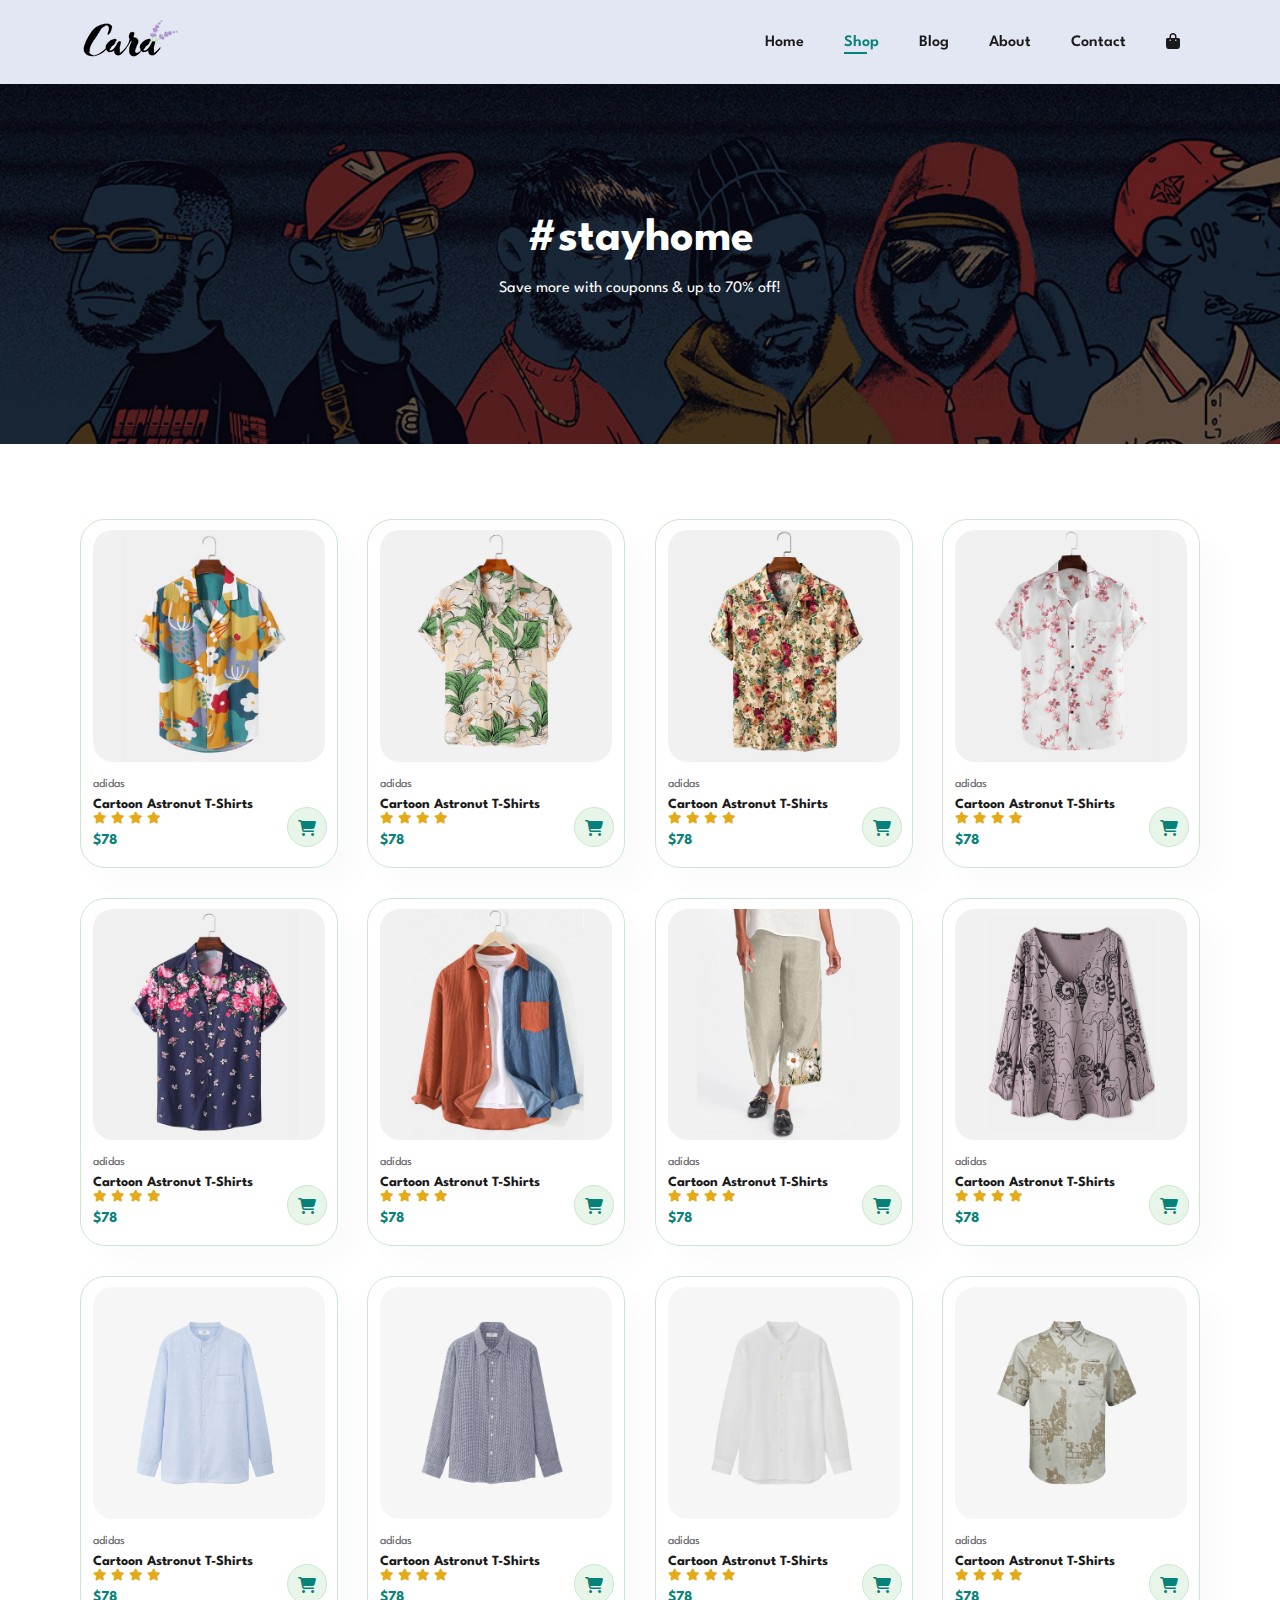
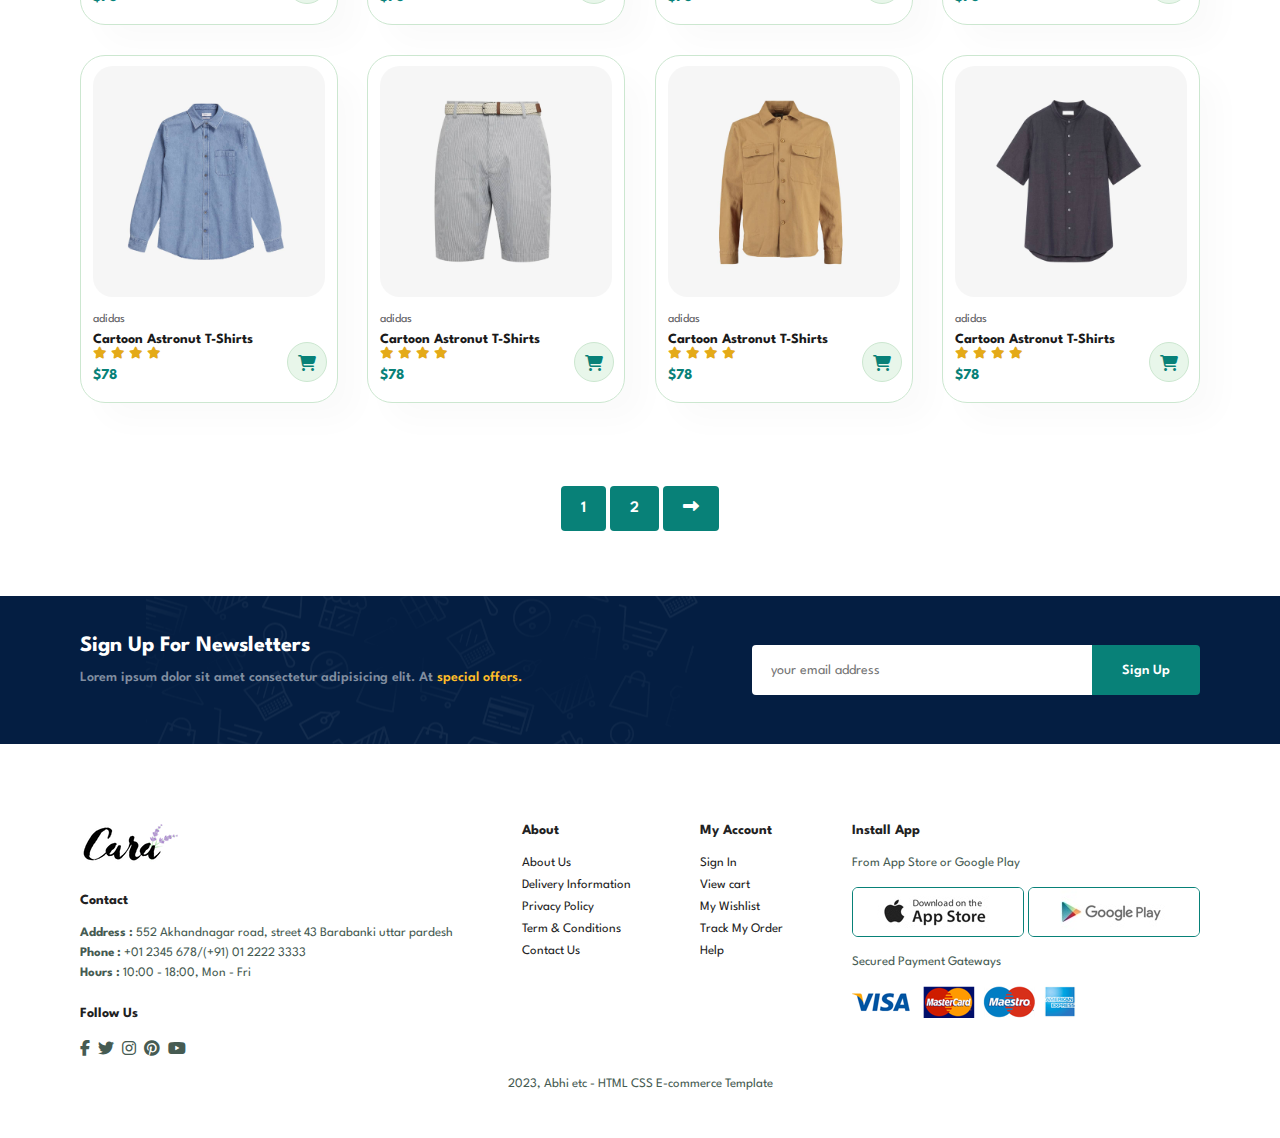
<file: shop.html>
<!DOCTYPE html>
<html lang="en">

    <head>
        <meta charset="UTF-8">
        <meta http-equiv="X-UA-Compatible" content="IE=edge">
        <meta name="viewport" content="width=device-width, initial-scale=1.0">
        <title>Tech2etc Ecommerce Tutorial</title>
        <!-- <link rel="stylesheet" href="https://pro.fontawesome.com/releases/v5.10.0/css/all.css" /> -->
        <link rel="stylesheet" href="https://cdnjs.cloudflare.com/ajax/libs/font-awesome/6.4.2/css/all.min.css"/>

        <link rel="stylesheet" href="style.css">
    </head>

    <body>
        <section id="header">
            <a href="#"><img src="img/logo.png" class="logo" alt="logo"></a>

            <div>
                <ul id="navbar">
                    <li><a href="index.html">Home</a></li>
                    <li><a class="active" href="shop.html">Shop</a></li>
                    <li><a href="blog.html">Blog</a></li>
                    <li><a href="about.html">About</a></li>
                    <li><a href="contact.html">Contact</a></li>
                    <li id="lg-bag"><a href="cart.html"><i class="fa-solid fa-bag-shopping"></i></a></li>
                    <a href="#" id="close"><i class="fa fa-times"></i></a>
                </ul>
            </div>
            <div id="mobile">
                <a href="cart.html"><i class="fa-solid fa-bag-shopping"></i></a>
                <i id="bar" class="fas fa-outdent"></i>
            </div>
        </section>

        <section id="page-header">
            <h2>#stayhome</h2>
            <p>Save more with couponns & up to 70% off!</p>
        </section>

        <section id="product1" class="section-p1">
            <div class="pro-container">
                <div class="pro" onclick="window.location.href='sproduct.html';">
                    <img src="img/products/f1.jpg" alt="">
                    <div class="des">
                        <span>adidas</span>
                        <h5>Cartoon Astronut T-Shirts</h5>
                        <div class="star">
                            <i class="fas fa-star"></i>
                            <i class="fas fa-star"></i>
                            <i class="fas fa-star"></i>
                            <i class="fas fa-star"></i>
                        </div>
                        <h4>$78</h4>
                    </div>
                    <a href="#"><i class="fa-solid fa-cart-shopping cart"></i></a>
                </div>
                <div class="pro">
                    <img src="img/products/f2.jpg" alt="">
                    <div class="des">
                        <span>adidas</span>
                        <h5>Cartoon Astronut T-Shirts</h5>
                        <div class="star">
                            <i class="fas fa-star"></i>
                            <i class="fas fa-star"></i>
                            <i class="fas fa-star"></i>
                            <i class="fas fa-star"></i>
                        </div>
                        <h4>$78</h4>
                    </div>
                    <a href="#"><i class="fa-solid fa-cart-shopping cart"></i></a>
                </div>
                <div class="pro">
                    <img src="img/products/f3.jpg" alt="">
                    <div class="des">
                        <span>adidas</span>
                        <h5>Cartoon Astronut T-Shirts</h5>
                        <div class="star">
                            <i class="fas fa-star"></i>
                            <i class="fas fa-star"></i>
                            <i class="fas fa-star"></i>
                            <i class="fas fa-star"></i>
                        </div>
                        <h4>$78</h4>
                    </div>
                    <a href="#"><i class="fa-solid fa-cart-shopping cart"></i></a>
                </div>
                <div class="pro">
                    <img src="img/products/f4.jpg" alt="">
                    <div class="des">
                        <span>adidas</span>
                        <h5>Cartoon Astronut T-Shirts</h5>
                        <div class="star">
                            <i class="fas fa-star"></i>
                            <i class="fas fa-star"></i>
                            <i class="fas fa-star"></i>
                            <i class="fas fa-star"></i>
                        </div>
                        <h4>$78</h4>
                    </div>
                    <a href="#"><i class="fa-solid fa-cart-shopping cart"></i></a>
                </div>
                <div class="pro">
                    <img src="img/products/f5.jpg" alt="">
                    <div class="des">
                        <span>adidas</span>
                        <h5>Cartoon Astronut T-Shirts</h5>
                        <div class="star">
                            <i class="fas fa-star"></i>
                            <i class="fas fa-star"></i>
                            <i class="fas fa-star"></i>
                            <i class="fas fa-star"></i>
                        </div>
                        <h4>$78</h4>
                    </div>
                    <a href="#"><i class="fa-solid fa-cart-shopping cart"></i></a>
                </div>
                <div class="pro">
                    <img src="img/products/f6.jpg" alt="">
                    <div class="des">
                        <span>adidas</span>
                        <h5>Cartoon Astronut T-Shirts</h5>
                        <div class="star">
                            <i class="fas fa-star"></i>
                            <i class="fas fa-star"></i>
                            <i class="fas fa-star"></i>
                            <i class="fas fa-star"></i>
                        </div>
                        <h4>$78</h4>
                    </div>
                    <a href="#"><i class="fa-solid fa-cart-shopping cart"></i></a>
                </div>
                <div class="pro">
                    <img src="img/products/f7.jpg" alt="">
                    <div class="des">
                        <span>adidas</span>
                        <h5>Cartoon Astronut T-Shirts</h5>
                        <div class="star">
                            <i class="fas fa-star"></i>
                            <i class="fas fa-star"></i>
                            <i class="fas fa-star"></i>
                            <i class="fas fa-star"></i>
                        </div>
                        <h4>$78</h4>
                    </div>
                    <a href="#"><i class="fa-solid fa-cart-shopping cart"></i></a>
                </div>
                <div class="pro">
                    <img src="img/products/f8.jpg" alt="">
                    <div class="des">
                        <span>adidas</span>
                        <h5>Cartoon Astronut T-Shirts</h5>
                        <div class="star">
                            <i class="fas fa-star"></i>
                            <i class="fas fa-star"></i>
                            <i class="fas fa-star"></i>
                            <i class="fas fa-star"></i>
                        </div>
                        <h4>$78</h4>
                    </div>
                    <a href="#"><i class="fa-solid fa-cart-shopping cart"></i></a>
                </div>
                <div class="pro">
                    <img src="img/products/n1.jpg" alt="">
                    <div class="des">
                        <span>adidas</span>
                        <h5>Cartoon Astronut T-Shirts</h5>
                        <div class="star">
                            <i class="fas fa-star"></i>
                            <i class="fas fa-star"></i>
                            <i class="fas fa-star"></i>
                            <i class="fas fa-star"></i>
                        </div>
                        <h4>$78</h4>
                    </div>
                    <a href="#"><i class="fa-solid fa-cart-shopping cart"></i></a>
                </div>
                <div class="pro">
                    <img src="img/products/n2.jpg" alt="">
                    <div class="des">
                        <span>adidas</span>
                        <h5>Cartoon Astronut T-Shirts</h5>
                        <div class="star">
                            <i class="fas fa-star"></i>
                            <i class="fas fa-star"></i>
                            <i class="fas fa-star"></i>
                            <i class="fas fa-star"></i>
                        </div>
                        <h4>$78</h4>
                    </div>
                    <a href="#"><i class="fa-solid fa-cart-shopping cart"></i></a>
                </div>
                <div class="pro">
                    <img src="img/products/n3.jpg" alt="">
                    <div class="des">
                        <span>adidas</span>
                        <h5>Cartoon Astronut T-Shirts</h5>
                        <div class="star">
                            <i class="fas fa-star"></i>
                            <i class="fas fa-star"></i>
                            <i class="fas fa-star"></i>
                            <i class="fas fa-star"></i>
                        </div>
                        <h4>$78</h4>
                    </div>
                    <a href="#"><i class="fa-solid fa-cart-shopping cart"></i></a>
                </div>
                <div class="pro">
                    <img src="img/products/n4.jpg" alt="">
                    <div class="des">
                        <span>adidas</span>
                        <h5>Cartoon Astronut T-Shirts</h5>
                        <div class="star">
                            <i class="fas fa-star"></i>
                            <i class="fas fa-star"></i>
                            <i class="fas fa-star"></i>
                            <i class="fas fa-star"></i>
                        </div>
                        <h4>$78</h4>
                    </div>
                    <a href="#"><i class="fa-solid fa-cart-shopping cart"></i></a>
                </div>
                <div class="pro">
                    <img src="img/products/n5.jpg" alt="">
                    <div class="des">
                        <span>adidas</span>
                        <h5>Cartoon Astronut T-Shirts</h5>
                        <div class="star">
                            <i class="fas fa-star"></i>
                            <i class="fas fa-star"></i>
                            <i class="fas fa-star"></i>
                            <i class="fas fa-star"></i>
                        </div>
                        <h4>$78</h4>
                    </div>
                    <a href="#"><i class="fa-solid fa-cart-shopping cart"></i></a>
                </div>
                <div class="pro">
                    <img src="img/products/n6.jpg" alt="">
                    <div class="des">
                        <span>adidas</span>
                        <h5>Cartoon Astronut T-Shirts</h5>
                        <div class="star">
                            <i class="fas fa-star"></i>
                            <i class="fas fa-star"></i>
                            <i class="fas fa-star"></i>
                            <i class="fas fa-star"></i>
                        </div>
                        <h4>$78</h4>
                    </div>
                    <a href="#"><i class="fa-solid fa-cart-shopping cart"></i></a>
                </div>
                <div class="pro">
                    <img src="img/products/n7.jpg" alt="">
                    <div class="des">
                        <span>adidas</span>
                        <h5>Cartoon Astronut T-Shirts</h5>
                        <div class="star">
                            <i class="fas fa-star"></i>
                            <i class="fas fa-star"></i>
                            <i class="fas fa-star"></i>
                            <i class="fas fa-star"></i>
                        </div>
                        <h4>$78</h4>
                    </div>
                    <a href="#"><i class="fa-solid fa-cart-shopping cart"></i></a>
                </div>
                <div class="pro">
                    <img src="img/products/n8.jpg" alt="">
                    <div class="des">
                        <span>adidas</span>
                        <h5>Cartoon Astronut T-Shirts</h5>
                        <div class="star">
                            <i class="fas fa-star"></i>
                            <i class="fas fa-star"></i>
                            <i class="fas fa-star"></i>
                            <i class="fas fa-star"></i>
                        </div>
                        <h4>$78</h4>
                    </div>
                    <a href="#"><i class="fa-solid fa-cart-shopping cart"></i></a>
                </div>
            </div>
        </section>

        <section id="pagination" class="section-p1">
            <a href="#">1</a>
            <a href="#">2</a>
            <a href="#"><i class="fa fa-long-arrow-alt-right"></i></a>
        </section>

        <section id="newsletter" class="section-p1 section-m1">
            <div class="newstext">
                <h4>Sign Up For Newsletters</h4>
                <p>Lorem ipsum dolor sit amet consectetur adipisicing elit. At <span>special offers.</span></p>
            </div>
            <div class="form">
                <input type="text" placeholder="your email address">
                <button class="normal">Sign Up</button>
            </div>
        </section>

        <footer class="section-p1">
            <div class="col">
                <img class="logo" src="img/logo.png" alt="">
                <h4>Contact</h4>
                <p><strong>Address : </strong>552 Akhandnagar road, street 43 Barabanki uttar pardesh</p>
                <p><strong>Phone : </strong> +01 2345 678/(+91) 01 2222 3333</p>
                <p><strong>Hours : </strong>10:00 - 18:00, Mon - Fri</p>
                <div class="follow">
                    <h4>Follow Us</h4>
                    <div class="icon">
                        <i class="fab fa-facebook-f"></i>
                        <i class="fab fa-twitter"></i>
                        <i class="fab fa-instagram"></i>
                        <i class="fab fa-pinterest"></i>
                        <i class="fab fa-youtube"></i>
                    </div>
                </div>
            </div>

            <div class="col">
                <h4>About</h4>
                <a href="#">About Us</a>
                <a href="#">Delivery Information</a>
                <a href="#">Privacy Policy</a>
                <a href="#">Term & Conditions</a>
                <a href="#">Contact Us</a>
            </div>

            <div class="col">
                <h4>My Account</h4>
                <a href="#">Sign In</a>
                <a href="#">View cart</a>
                <a href="#">My Wishlist</a>
                <a href="#">Track My Order</a>
                <a href="#">Help</a>
            </div>

            <div class="col install">
                <h4>Install App</h4>
                <p>From App Store or Google Play</p>
                <div class="row">
                    <img src="img/pay/app.jpg" alt="">
                    <img src="img/pay/play.jpg" alt="">
                </div>
                <p>Secured Payment Gateways</p>
                <img src="img/pay/pay.png" alt="">
            </div>

            <div class="copyright">
                <p>2023, Abhi etc - HTML CSS E-commerce Template</p>
            </div>
        </footer>

        <script src="script.js"></script>
    </body>

</html>
</file>
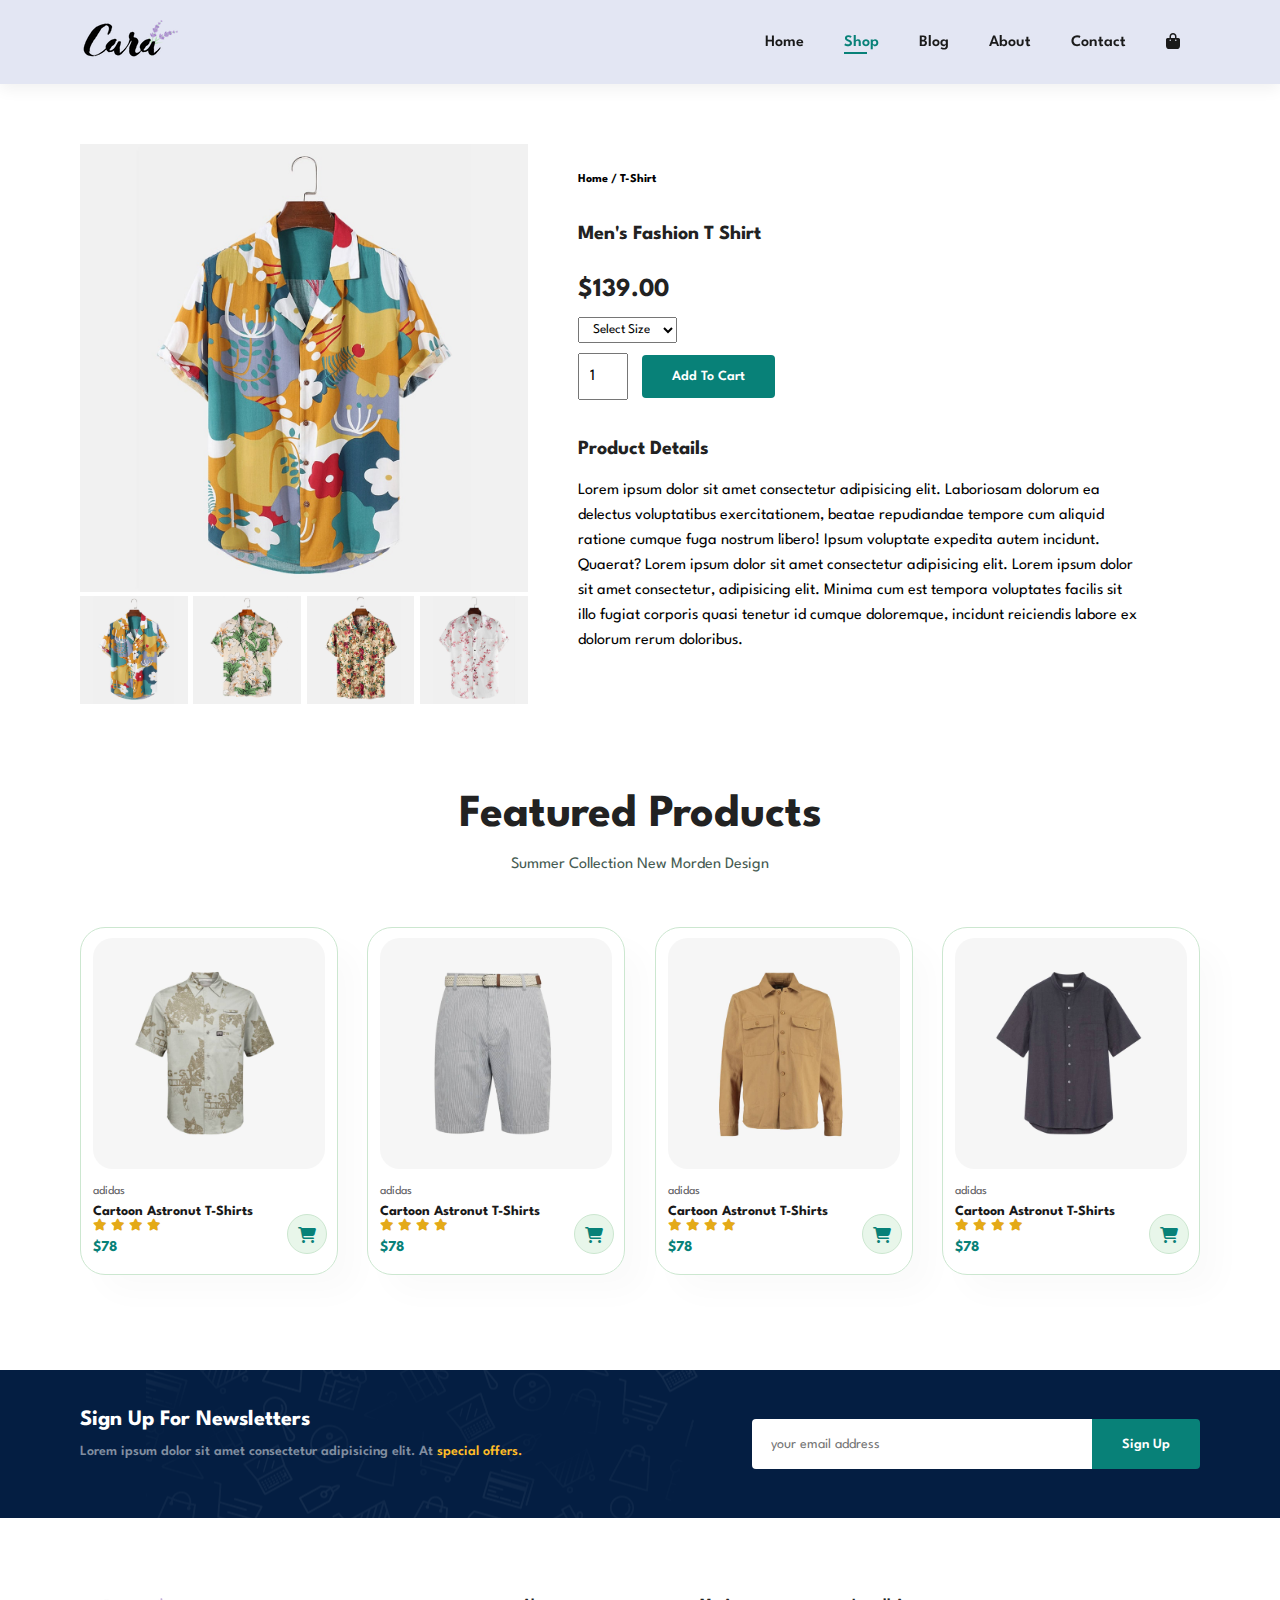
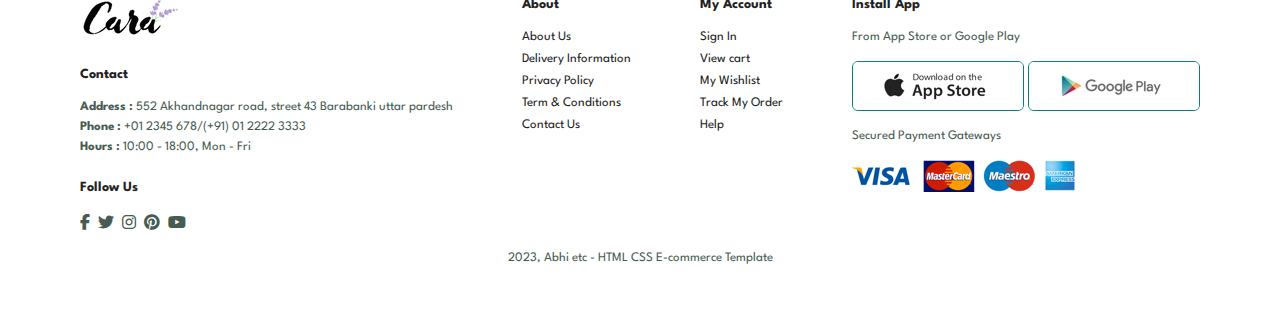
<file: sproduct.html>
<!DOCTYPE html>
<html lang="en">

<head>
    <meta charset="UTF-8">
    <meta http-equiv="X-UA-Compatible" content="IE=edge">
    <meta name="viewport" content="width=device-width, initial-scale=1.0">
    <title>Tech2etc Ecommerce Tutorial</title>
    <!-- <link rel="stylesheet" href="https://pro.fontawesome.com/releases/v5.10.0/css/all.css" /> -->
    <link rel="stylesheet" href="https://cdnjs.cloudflare.com/ajax/libs/font-awesome/6.4.2/css/all.min.css" />

    <link rel="stylesheet" href="style.css">
</head>

<body>
    <section id="header">
        <a href="#"><img src="img/logo.png" class="logo" alt="logo"></a>

        <div>
            <ul id="navbar">
                <li><a href="index.html">Home</a></li>
                <li><a class="active" href="shop.html">Shop</a></li>
                <li><a href="blog.html">Blog</a></li>
                <li><a href="about.html">About</a></li>
                <li><a href="contact.html">Contact</a></li>
                <li id="lg-bag"><a href="cart.html"><i class="fa-solid fa-bag-shopping"></i></a></li>
                <a href="#" id="close"><i class="fa fa-times"></i></a>
            </ul>
        </div>
        <div id="mobile">
            <a href="cart.html"><i class="fa-solid fa-bag-shopping"></i></a>
            <i id="bar" class="fas fa-outdent"></i>
        </div>
    </section>

    <section id="prodetails" class="section-p1">
        <div class="single-pro-image">
            <img src="img/products/f1.jpg" width="100%" id="MainImg" alt="">
            <div class="small-img-group">
                <div class="small-img-col">
                    <img src="img/products/f1.jpg" width="100%" class="small-img" alt="">
                </div>
                <div class="small-img-col">
                    <img src="img/products/f2.jpg" width="100%" class="small-img" alt="">
                </div>
                <div class="small-img-col">
                    <img src="img/products/f3.jpg" width="100%" class="small-img" alt="">
                </div>
                <div class="small-img-col">
                    <img src="img/products/f4.jpg" width="100%" class="small-img" alt="">
                </div>
            </div>
        </div>

        <div class="single-pro-details">
            <h6>Home / T-Shirt</h6>
            <h4>Men's Fashion T Shirt</h4>
            <h2>$139.00</h2>
            <select>
                <option>Select Size</option>
                <option>XL</option>
                <option>XXL</option>
                <option>Small</option>
                <option>Large</option>
            </select>
            <input type="number" value="1">
            <button class="normal">Add To Cart</button>
            <h4>Product Details</h4>
            <span>Lorem ipsum dolor sit amet consectetur adipisicing elit. Laboriosam dolorum ea delectus voluptatibus
                exercitationem, beatae repudiandae tempore cum aliquid ratione cumque fuga nostrum libero! Ipsum
                voluptate expedita autem incidunt. Quaerat? Lorem ipsum dolor sit amet consectetur adipisicing elit.
                Lorem ipsum dolor sit amet consectetur, adipisicing elit. Minima cum est tempora voluptates facilis sit
                illo fugiat corporis quasi tenetur id cumque doloremque, incidunt reiciendis labore ex dolorum rerum
                doloribus.</span>
        </div>
    </section>

    <section id="product1" class="section-p1">
        <h2>Featured Products</h2>
        <p>Summer Collection New Morden Design</p>
        <div class="pro-container">

            <div class="pro">
                <img src="img/products/n4.jpg" alt="">
                <div class="des">
                    <span>adidas</span>
                    <h5>Cartoon Astronut T-Shirts</h5>
                    <div class="star">
                        <i class="fas fa-star"></i>
                        <i class="fas fa-star"></i>
                        <i class="fas fa-star"></i>
                        <i class="fas fa-star"></i>
                    </div>
                    <h4>$78</h4>
                </div>
                <a href="#"><i class="fa-solid fa-cart-shopping cart"></i></a>
            </div>
            <div class="pro">
                <img src="img/products/n6.jpg" alt="">
                <div class="des">
                    <span>adidas</span>
                    <h5>Cartoon Astronut T-Shirts</h5>
                    <div class="star">
                        <i class="fas fa-star"></i>
                        <i class="fas fa-star"></i>
                        <i class="fas fa-star"></i>
                        <i class="fas fa-star"></i>
                    </div>
                    <h4>$78</h4>
                </div>
                <a href="#"><i class="fa-solid fa-cart-shopping cart"></i></a>
            </div>
            <div class="pro">
                <img src="img/products/n7.jpg" alt="">
                <div class="des">
                    <span>adidas</span>
                    <h5>Cartoon Astronut T-Shirts</h5>
                    <div class="star">
                        <i class="fas fa-star"></i>
                        <i class="fas fa-star"></i>
                        <i class="fas fa-star"></i>
                        <i class="fas fa-star"></i>
                    </div>
                    <h4>$78</h4>
                </div>
                <a href="#"><i class="fa-solid fa-cart-shopping cart"></i></a>
            </div>
            <div class="pro">
                <img src="img/products/n8.jpg" alt="">
                <div class="des">
                    <span>adidas</span>
                    <h5>Cartoon Astronut T-Shirts</h5>
                    <div class="star">
                        <i class="fas fa-star"></i>
                        <i class="fas fa-star"></i>
                        <i class="fas fa-star"></i>
                        <i class="fas fa-star"></i>
                    </div>
                    <h4>$78</h4>
                </div>
                <a href="#"><i class="fa-solid fa-cart-shopping cart"></i></a>
            </div>
        </div>
    </section>

    <section id="newsletter" class="section-p1 section-m1">
        <div class="newstext">
            <h4>Sign Up For Newsletters</h4>
            <p>Lorem ipsum dolor sit amet consectetur adipisicing elit. At <span>special offers.</span></p>
        </div>
        <div class="form">
            <input type="text" placeholder="your email address">
            <button class="normal">Sign Up</button>
        </div>
    </section>

    <footer class="section-p1">
        <div class="col">
            <img class="logo" src="img/logo.png" alt="">
            <h4>Contact</h4>
            <p><strong>Address : </strong>552 Akhandnagar road, street 43 Barabanki uttar pardesh</p>
            <p><strong>Phone : </strong> +01 2345 678/(+91) 01 2222 3333</p>
            <p><strong>Hours : </strong>10:00 - 18:00, Mon - Fri</p>
            <div class="follow">
                <h4>Follow Us</h4>
                <div class="icon">
                    <i class="fab fa-facebook-f"></i>
                    <i class="fab fa-twitter"></i>
                    <i class="fab fa-instagram"></i>
                    <i class="fab fa-pinterest"></i>
                    <i class="fab fa-youtube"></i>
                </div>
            </div>
        </div>

        <div class="col">
            <h4>About</h4>
            <a href="#">About Us</a>
            <a href="#">Delivery Information</a>
            <a href="#">Privacy Policy</a>
            <a href="#">Term & Conditions</a>
            <a href="#">Contact Us</a>
        </div>

        <div class="col">
            <h4>My Account</h4>
            <a href="#">Sign In</a>
            <a href="#">View cart</a>
            <a href="#">My Wishlist</a>
            <a href="#">Track My Order</a>
            <a href="#">Help</a>
        </div>

        <div class="col install">
            <h4>Install App</h4>
            <p>From App Store or Google Play</p>
            <div class="row">
                <img src="img/pay/app.jpg" alt="">
                <img src="img/pay/play.jpg" alt="">
            </div>
            <p>Secured Payment Gateways</p>
            <img src="img/pay/pay.png" alt="">
        </div>

        <div class="copyright">
            <p>2023, Abhi etc - HTML CSS E-commerce Template</p>
        </div>
    </footer>

    <script>
        var MainImg = document.getElementById("MainImg");
        var smallimg = document.getElementsByClassName("small-img");

        smallimg[0].onclick = function () {
            MainImg.src = smallimg[0].src;
        }
        smallimg[1].onclick = function () {
            MainImg.src = smallimg[1].src;
        }
        smallimg[2].onclick = function () {
            MainImg.src = smallimg[2].src;
        }
        smallimg[3].onclick = function () {
            MainImg.src = smallimg[3].src;
        }
    </script>

    <script src="script.js"></script>
</body>

</html>
</file>
<file: style.css>
@import url("https://fonts.googleapis.com/css2?family=Spartan:wght@100;200;300;400;500;600;700;800;900&display=swap");

* {
  margin: 0;
  padding: 0;
  box-sizing: border-box;
  font-family: "Spartan", sans-serif;
}

html {
  scroll-behavior: smooth;
}

/* Global Styles */

h1 {
  font-size: 50px;
  line-height: 64px;
  color: #222;
}

h2 {
  font-size: 46px;
  line-height: 54px;
  color: #222;
}

h4 {
  font-size: 20px;
  color: #222;
}

h6 {
  font-weight: 700;
  font-size: 12px;
}

p {
  font-size: 16px;
  color: #465b52;
  margin: 15px 0 20px 0;
}

.section-p1 {
  padding: 40px 80px;
}

.section-m1 {
  margin: 40px 0;
}

button.normal {
  font-size: 14px;
  font-weight: 600;
  padding: 15px 30px;
  color: #000;
  background-color: #fff;
  border-radius: 4px;
  cursor: pointer;
  border: none;
  outline: none;
  transition: 0.2s;
}

button.white {
  font-size: 13px;
  font-weight: 600;
  padding: 11px 18px;
  color: #fff;
  background-color: transparent;
  cursor: pointer;
  border: 1px solid #fff;
  outline: none;
  transition: 0.2s;
}

body {
  width: 100%;
}

/* Header Start */

#header {
  display: flex;
  align-items: center;
  justify-content: space-between;
  padding: 20px 80px;
  background-color: #e3e6f3;
  box-shadow: 0 5px 15px rgba(0, 0, 0, 0.06);
  z-index: 999;
  position: sticky;
  top: 0;
  left: 0;
}

#navbar {
  display: flex;
  align-items: center;
  justify-content: center;
}

#navbar li {
  list-style: none;
  padding: 0 20px;
  position: relative;
}

#navbar li a {
  text-decoration: none;
  font-size: 16px;
  font-weight: 600;
  color: #1a1a1a;
  transition: 0.3s ease;
}

#navbar li a:hover,
#navbar li a.active {
  color: #088178;
}

#navbar li a.active::after,
#navbar li a:hover::after {
  content: "";
  width: 30%;
  height: 2px;
  background: #088178;
  position: absolute;
  bottom: -4px;
  left: 20px;
}

#mobile {
  display: none;
  align-items: center;
}

#close {
  display: none;
}

/* Home page */

#hero {
  background-image: url("img/hero4.png");
  height: 90vh;
  width: 100%;
  background-size: cover;
  background-position: top 25% right 0;
  padding: 0 80px;
  display: flex;
  flex-direction: column;
  align-items: flex-start;
  justify-content: center;
}

#hero h4 {
  padding-bottom: 15px;
}

#hero h1 {
  color: #088178;
}

#hero button {
  background-image: url("img/button.png");
  background-color: transparent;
  color: #088178;
  border: 0;
  padding: 14px 80px 14px 65px;
  background-repeat: no-repeat;
  cursor: pointer;
  font-weight: 700;
  font-size: 15px;
}

#feature {
  display: flex;
  align-items: center;
  justify-content: space-between;
  flex-wrap: wrap;
}

#feature .fe-box {
  width: 180px;
  text-align: center;
  padding: 25px 15px;
  box-shadow: 20px 20px 34px rgba(0, 0, 0, 0.03);
  border: 1px solid #cce7d0;
  border-radius: 4px;
  margin: 15px 0;
}

#feature .fe-box:hover {
  box-shadow: 10px 10px 54px rgba(70, 62, 221, 0.1);
}

#feature .fe-box img {
  width: 100%;
  margin-bottom: 10px;
}

#feature .fe-box h6 {
  display: inline-block;
  padding: 9px 8px 6px 8px;
  line-height: 1;
  border-radius: 4px;
  color: #088178;
  background-color: #fddde4;
}

#feature .fe-box:nth-child(2) h6 {
  background-color: #cdebbc;
}

#feature .fe-box:nth-child(3) h6 {
  background-color: #d1e8f2;

}

#feature .fe-box:nth-child(4) h6 {
  background-color: #cdd4f8;

}

#feature .fe-box:nth-child(5) h6 {
  background-color: #f6dbf6;

}

#feature .fe-box:nth-child(6) h6 {
  background-color: #fff2e5;
}

#product1 {
  text-align: center;
}

#product1 .pro-container {
  display: flex;
  justify-content: space-between;
  padding-top: 20px;
  flex-wrap: wrap;
}

#product1 .pro {
  width: 23%;
  min-width: 250px;
  padding: 10px 12px;
  border: 1px solid #cce7d0;
  border-radius: 25px;
  cursor: pointer;
  box-shadow: 20px 20px 30px rgba(0, 0, 0, 0.02);
  margin: 15px 0;
  transition: 0.2s ease;
  position: relative;
}

#product1 .pro:hover {
  box-shadow: 20px 20px 30px rgba(0, 0, 0, 0.06);
}

#product1 .pro img {
  width: 100%;
  border-radius: 20px;
}

#product1 .pro .des {
  text-align: start;
  padding: 10px 0;
}

#product1 .pro .des span {
  color: #606063;
  font-size: 12px;
}

#product1 .pro .des h5 {
  padding-top: 7px;
  color: #1a1a1a;
  font-size: 14px;
}

#product1 .pro .des i {
  font-size: 12px;
  color: rgb(228, 170, 24);
}

#product1 .pro .des h4 {
  padding-top: 7px;
  font-size: 15px;
  font-weight: 700;
  color: #088178;
}

#product1 .pro .cart {
  width: 40px;
  height: 40px;
  line-height: 40px;
  border-radius: 50px;
  background-color: #e8f6ea;
  /* font-weight: 500; */
  color: #088178;
  border: 1px solid #cce7d0;
  position: absolute;
  bottom: 20px;
  right: 10px;
}

#banner {
  display: flex;
  flex-direction: column;
  justify-content: center;
  align-items: center;
  text-align: center;
  background-image: url("img/banner/b2.jpg");
  width: 100%;
  height: 40vh;
  background-size: cover;
  background-position: center;
}

#banner h4 {
  color: #fff;
  font-size: 16px;
}

#banner h2 {
  color: #fff;
  font-size: 30px;
  padding: 10px 0;
}

#banner h2 span {
  color: #ef3636;
}

#banner button:hover {
  background: #088178;
  color: #fff;
}

#sm-banner {
  display: flex;
  justify-content: space-between;
  flex-wrap: wrap;
}

#sm-banner .banner-box {
  display: flex;
  flex-direction: column;
  justify-content: center;
  align-items: flex-start;
  background-image: url("img/banner/b17.jpg");
  min-width: 580px;
  height: 50vh;
  background-size: cover;
  background-position: center;
  padding: 30px;
}

#sm-banner .banner-box2 {
  background-image: url("img/banner/b10.jpg");
}

#sm-banner h4 {
  color: #fff;
  font-weight: 300;
  font-size: 20px;
}

#sm-banner h2 {
  color: #fff;
  font-weight: 800;
  font-size: 28px;
}

#sm-banner span {
  color: #fff;
  font-weight: 500;
  font-size: 14px;
  padding-bottom: 15px;
}

#sm-banner .banner-box:hover button {
  background: #088178;
  border: 1px solid #088178;
}

#banner3 {
  display: flex;
  justify-content: space-between;
  flex-wrap: wrap;
  padding: 0 80px;
}

#banner3 .banner-box {
  display: flex;
  flex-direction: column;
  justify-content: center;
  align-items: flex-start;
  background-image: url("img/banner/b7.jpg");
  min-width: 30%;
  height: 30vh;
  background-size: cover;
  background-position: center;
  padding: 20px;
  margin-bottom: 20px;
}

#banner3 .banner-box2 {
  background-image: url("img/banner/b4.jpg");
}

#banner3 .banner-box3 {
  background-image: url("img/banner/b18.jpg");
}

#banner3 h2 {
  color: #fff;
  font-weight: 900;
  font-size: 22px;
}

#banner3 h3 {
  color: #ec544e;
  font-weight: 800;
  font-size: 15px;
}

#newsletter {
  display: flex;
  justify-content: space-between;
  flex-wrap: wrap;
  align-items: center;
  background-image: url("img/banner/b14.png");
  background-repeat: no-repeat;
  background-position: 20% 30%;
  background-color: #041e42;
}

#newsletter h4 {
  font-size: 22px;
  font-weight: 700;
  color: #fff;
}

#newsletter p {
  font-size: 14px;
  font-weight: 600;
  color: #818ea0;
}

#newsletter p span {
  color: #ffbd27;
}

#newsletter .form {
  display: flex;
  width: 40%;
}

#newsletter input {
  height: 3.125rem;
  padding: 0 1.25em;
  font-size: 14px;
  width: 100%;
  border: 1px solid transparent;
  border-radius: 4px;
  outline: none;
  border-top-right-radius: 0;
  border-bottom-right-radius: 0;
}

#newsletter button {
  background-color: #088178;
  color: #fff;
  white-space: nowrap;
  border-top-left-radius: 0;
  border-bottom-left-radius: 0;
}

footer {
  display: flex;
  flex-wrap: wrap;
  justify-content: space-between;
}

footer .col {
  display: flex;
  flex-direction: column;
  align-items: flex-start;
  margin-bottom: 20px
}

footer .logo {
  margin-bottom: 30px;
}

footer h4 {
  font-size: 14px;
  padding-bottom: 20px;
}

footer p {
  font-size: 13px;
  margin: 0 0 8px 0;
}

footer a {
  font-size: 13px;
  text-decoration: none;
  color: #222;
  margin-bottom: 10px;
}

footer .follow {
  margin-top: 20px;
}

footer .follow i {
  color: #465b52;
  padding-right: 4px;
  cursor: pointer;
}

footer .install .row img {
  border: 1px solid #088178;
  border-radius: 6px;
}

footer .install img {
  margin: 10px 0 15px 0;
}

footer .follow i:hover,
footer a:hover {
  color: #088178;
}

footer .copyright {
  width: 100%;
  text-align: center;
}

/* shop page */
#page-header {
  background-image: url("img/banner/b1.jpg");
  width: 100%;
  height: 40vh;
  background-size: cover;
  display: flex;
  justify-content: center;
  text-align: center;
  flex-direction: column;
  padding: 14px;
}

#page-header h2,
#page-header p {
  color: #fff;
}

#pagination {
  text-align: center;
}

#pagination a {
  text-decoration: none;
  background-color: #088178;
  padding: 15px 20px;
  border-radius: 4px;
  color: #fff;
  font-weight: 600;
}

#pagination a i {
  font-size: 16px;
  font-weight: 600;
}

/* single product */
#prodetails .single-pro-image {
  width: 40%;
  margin-right: 50px;
}

.small-img-group {
  display: flex;
  justify-content: space-between;
}

.small-img-col {
  flex-basis: 24%;
  cursor: pointer;
}

#prodetails {
  display: flex;
  margin-top: 20px;
}

#prodetails .single-pro-details {
  width: 50%;
  padding-top: 30px;
}

#prodetails .single-pro-details h4 {
  padding: 40px 0 20px 0;
}

#prodetails .single-pro-details h2 {
  font-size: 26px;
}

#prodetails .single-pro-details select {
  display: block;
  padding: 5px 10px;
  margin-bottom: 10px;
}

#prodetails .single-pro-details input {
  width: 50px;
  height: 47px;
  padding-left: 10px;
  font-size: 16px;
  margin-right: 10px;
}

#prodetails .single-pro-details input:focus {
  outline: none;
}

#prodetails .single-pro-details button {
  background-color: #088178;
  color: #fff;
}

#prodetails .single-pro-details span {
  line-height: 25px;
}

/* blog page */

#page-header.blog-header {
  background-image: url("img/banner/b19.jpg");
}

#blog {
  padding: 150px 150px 0 150px;
}

#blog .blog-box {
  display: flex;
  align-items: center;
  width: 100%;
  position: relative;
  padding-bottom: 90px;
}

#blog .blog-img {
  width: 50%;
  margin-right: 40px;
}

#blog img {
  width: 100%;
  height: 300px;
  object-fit: cover;
}

#blog .blog-details {
  width: 50%;
}

#blog .blog-details a {
  text-decoration: none;
  font-size: 11px;
  color: #000;
  font-weight: 700;
  position: relative;
  transition: .3s;
}

#blog .blog-details a::after {
  content: "";
  width: 50px;
  height: 1px;
  background-color: #000;
  position: absolute;
  top: 4px;
  right: -60px;
}

#blog .blog-details a:hover {
  color: #088178;
}

#blog .blog-details a:hover::after {
  background-color: #088178;
}

#blog .blog-box h1 {
  position: absolute;
  top: -40px;
  left: 0;
  font-size: 70px;
  font-weight: 700;
  color: #c9cbce;
  z-index: -9;
}

/* about page */

#page-header.about-header {
  background-image: url("img/about/banner.png");
}

#about-head {
  display: flex;
  align-items: center;
}

#about-head img {
  width: 50%;
  height: auto;
}

#about-head div {
  padding-left: 40px;
}

#about-app {
  text-align: center;
}

#about-app .video {
  width: 70%;
  height: 100%;
  margin: 30px auto 0 auto;
}

#about-app .video video {
  width: 100%;
  height: 100%;
  border-radius: 20px;
}

/* contact page */

#contact-details {
  display: flex;
  align-items: center;
  justify-content: space-between;
}

#contact-details .details {
  width: 40%;
}

#contact-details .details span {
  font-size: 12px;
}

#contact-details .details h2,
#form-details form h2 {
  font-size: 26px;
  line-height: 35px;
  padding: 20px 0;
}

#contact-details .details h3 {
  font-size: 16px;
  padding-bottom: 15px;
}

#contact-details .details li {
  list-style: none;
  display: flex;
  padding: 10px 0;
}

#contact-details .details li i {
  font-size: 14px;
  padding-right: 22px;
}

#contact-details .details li p {
  margin: 0;
  font-size: 14px;
}

#contact-details .map {
  width: 55%;
  height: 400px;
}

#contact-details .map iframe {
  width: 100%;
  height: 100%;
}

/* form */

#form-details {
  display: flex;
  justify-content: space-between;
  margin: 30px;
  padding: 80px;
  border: 1px solid #e1e1e1;
}

#form-details form {
  width: 65%;
  display: flex;
  flex-direction: column;
  align-items: flex-start;
}

#form-details form span {
  font-size: 12px;
}

#form-details form input,
#form-details form textarea {
  width: 100%;
  padding: 12px 15px;
  outline: none;
  margin-bottom: 20px;
  border: 1px solid #e1e1e1;
}

#form-details form button {
  background-color: #088178;
  color: #fff;
}

#form-details .people div {
  padding-bottom: 25px;
  display: flex;
  align-items: flex-start;
}

#form-details .people div img {
  width: 65px;
  height: 65px;
  object-fit: cover;
  margin-right: 15px;
}

#form-details .people div p {
  margin: 0;
  font-size: 13px;
  line-height: 25px;
}

#form-details .people div p span {
  display: block;
  font-size: 16px;
  font-weight: 600;
  color: #000;
}

/* cart page */

#cart {
  overflow-x: auto;
}

#cart table {
  width: 100%;
  border-collapse: collapse;
  table-layout: fixed;
  white-space: nowrap;
}

#cart table img {
  width: 70px;
}

#cart table td:nth-child(1) {
  width: 100px;
  text-align: center;
}

#cart table td:nth-child(2) {
  width: 150px;
  text-align: center;
}

#cart table td:nth-child(3) {
  width: 250px;
  text-align: center;
}

#cart table td:nth-child(4),
#cart table td:nth-child(5),
#cart table td:nth-child(6) {
  width: 150px;
  text-align: center;
}

#cart table td:nth-child(5) input {
  width: 70px;
  padding: 10px 5px 10px 15px;
}

#cart table thead {
  border: 1px solid #e2e9e1;
  border-left: none;
  border-right: none;
}

#cart table thead td {
  font-weight: 700;
  text-transform: uppercase;
  font-size: 13px;
  padding: 18px 0;
}

#cart table tbody tr td {
  padding-top: 15px;
}

#cart table tbody td {
  font-size: 13px;
}

#cart-add {
  display: flex;
  flex-wrap: wrap;
  justify-content: space-between;
}

#coupon {
  width: 50%;
  margin-bottom: 30px;
}

#coupon h3,
#subtotal h3 {
  padding-bottom: 15px;
}

#coupon input {
  padding: 10px 20px ;
  outline: none;
  width: 60%;
  margin-right: 10px;
  border: 1px solid #e2e9e1;
}

#coupon button,
#subtotal button {
  background-color: #088178;
  color: #fff;
  padding: 12px 20px;
}

#subtotal {
  width: 50%;
  margin-bottom: 30px;
  border: 1px solid #e2e9e1;
  padding: 30px;
}

#subtotal table {
  border-collapse: collapse;
  width: 100%;
  margin-bottom: 20px;
}

#subtotal table td {
  width: 50%;
  border: 1px solid #e2e9e1;
  padding: 10px;
  font-size: 13px;
}


/* Media Query */

@media (max-width:820px) {
  .section-p1 {
    padding: 40px 40px;
  }

  #navbar {
    display: flex;
    flex-direction: column;
    align-items: flex-start;
    justify-content: flex-start;
    position: fixed;
    top: 0;
    right: -300px;
    height: 100vh;
    width: 300px;
    background-color: #e3e6f3;
    box-shadow: 0 40px 60px rgba(0, 0, 0, 0.1);
    padding: 80px 0 0 10px;
    transition: 0.3s;
  }

  #navbar.active {
    right: 0px;
  }

  #navbar li {
    margin-bottom: 25px;
  }

  #mobile {
    display: flex;
    align-items: center;
  }

  #mobile i {
    color: #1a1a1a;
    font-size: 24px;
    padding-left: 20px;
  }

  #close {
    position: absolute;
    top: 30px;
    left: 30px;
    color: #222;
    font-size: 24px;
    display: initial;
  }

  #lg-bag {
    display: none;
  }

  #hero {
    height: 70vh;
    padding: 0 80px;
    background-position: top 30% right 30%;
  }

  #feature {
    justify-content: center;
  }

  #feature .fe-box {
    margin: 15px 15px;
  }

  #product1 .pro-container {
    justify-content: center;
  }

  #product1 .pro {
    margin: 20px;
  }

  #banner {
    height: 20vh;
  }

  #sm-banner .banner-box {
    min-width: 100%;
    height: 30vh;
  }

  #banner3 {
    padding: 0 40px;
  }

  #banner3 .banner-box {
    width: 28%;
  }

  #newsletter .form {
    width: 70%;
  }

  /* contact page */
  #form-details {
    padding: 40px;
  }

  #form-details form {
    width: 50%;
  }
}

@media (max-width: 477px) {
  .section-p1 {
    padding: 20px;
  }

  #header {
    padding: 10px 30px;
  }

  h1 {
    font-size: 38px;
  }

  h2 {
    font-size: 32px;
  }

  #hero {
    padding: 0 20px;
    background-position: 60%;
  }

  #feature {
    justify-content: space-between;
  }

  #feature .fe-box {
    width: 180px;
    margin: 0 0 15px 0;
  }

  #product1 .pro {
    width: 100%;
  }

  #banner {
    height: 40vh;
  }

  #sm-banner .banner-box {
    height: 40vh;
  }

  #sm-banner .banner-box2 {
    margin-top: 20px;
  }

  #banner3 {
    padding: 0 20px;
  }

  #banner3 .banner-box {
    width: 100%;
  }

  #newsletter {
    padding: 40px 20px;
  }

  #newsletter .form {
    width: 100%;
  }

  footer .copyright {
    text-align: start;
  }

  /* single product */

  #prodetails {
    display: flex;
    flex-direction: column;
  }

  #prodetails .single-pro-image {
    width: 100%;
    margin-right: 0px;
  }

  #prodetails .single-pro-details {
    width: 100%;
  }

  /* blog page  */
  #blog {
    padding: 100px 20px 0 20px;
  }

  #blog .blog-box {
    flex-direction: flex;
    flex-direction: column;
    align-items: flex-start;
  }

  #blog .blog-img {
    width: 100%;
    margin-right: 0px;
    margin-bottom: 30px;
  }

  #blog .blog-details {
    width: 100%;
  }

  /* about page */

  #about-head img {
    width: 100%;
    margin-bottom: 20px;
  }

  #about-head {
    flex-direction: column;
  }

  #about-head div {
    padding-left: 0px;
  }

  #about-app .video {
    width: 100%;
  }

  /* contact page */

  #contact-details {
    flex-direction: column;
  }

  #contact-details .details {
    width: 100%;
    margin-bottom: 30px;
  }

  #contact-details .map {
    width: 100%;
  }

  #form-details {
    margin: 10px;
    padding: 30px 10px;
    flex-wrap: wrap;
  }

  #form-details form {
    width: 100%;
    margin-bottom: 30px;
  }

  /* cart page */

  #cart-add {
    flex-direction: column;
  }

  #coupon {
    width: 100%;
  }

  #subtotal {
    width: 100%;
    padding: 20px;
  }
}
</file>
